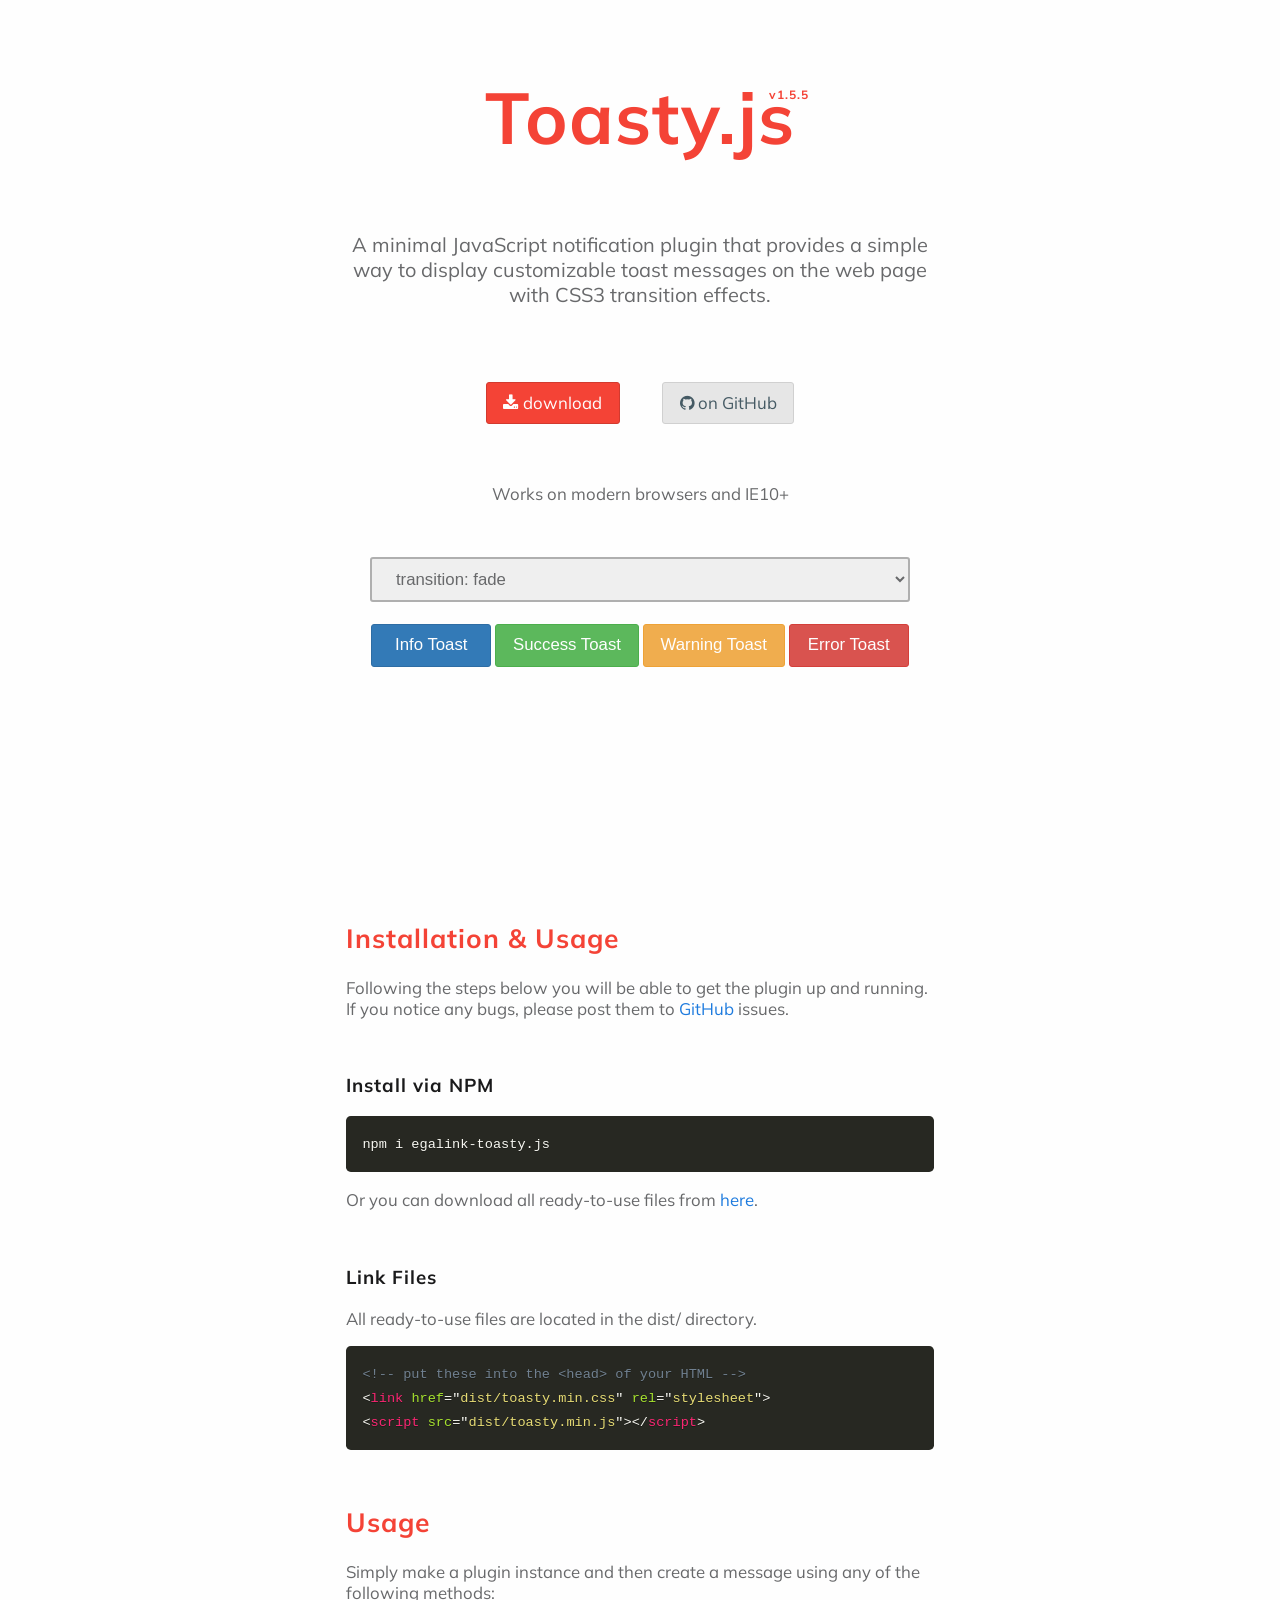
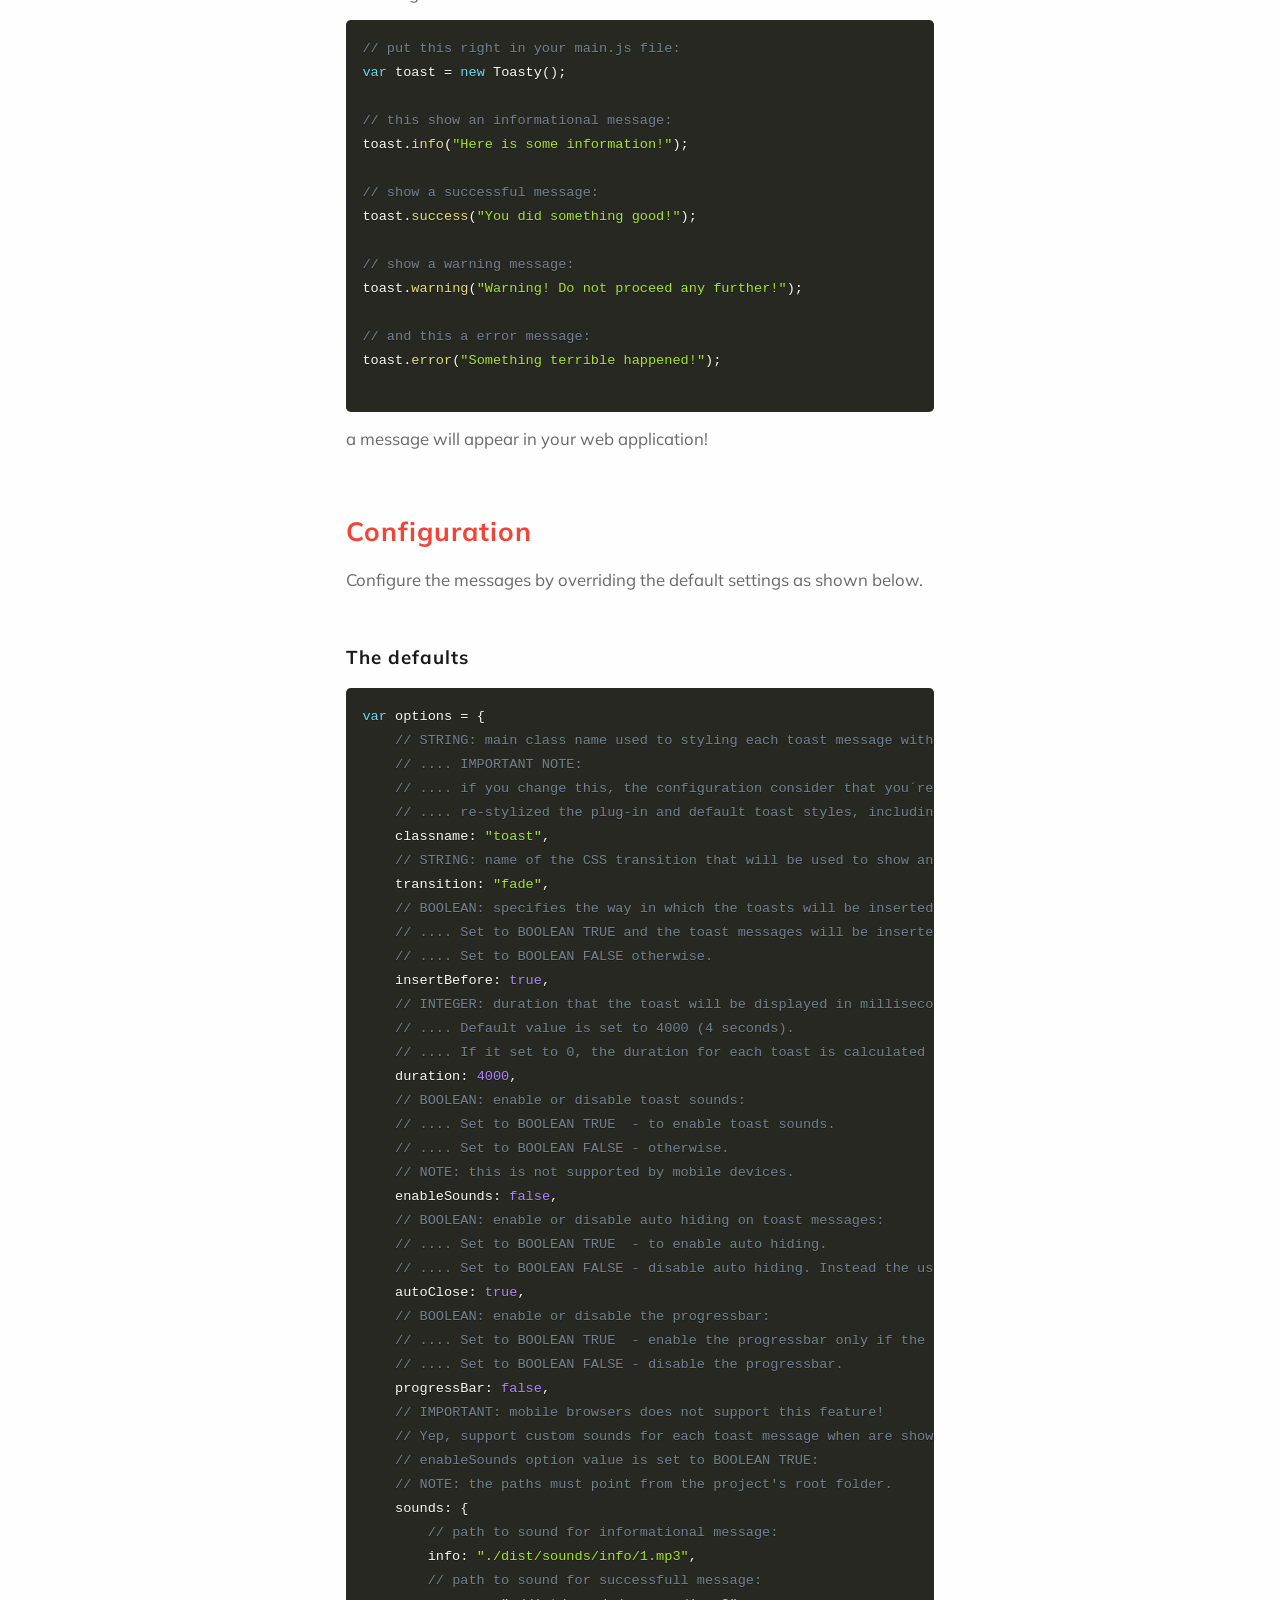
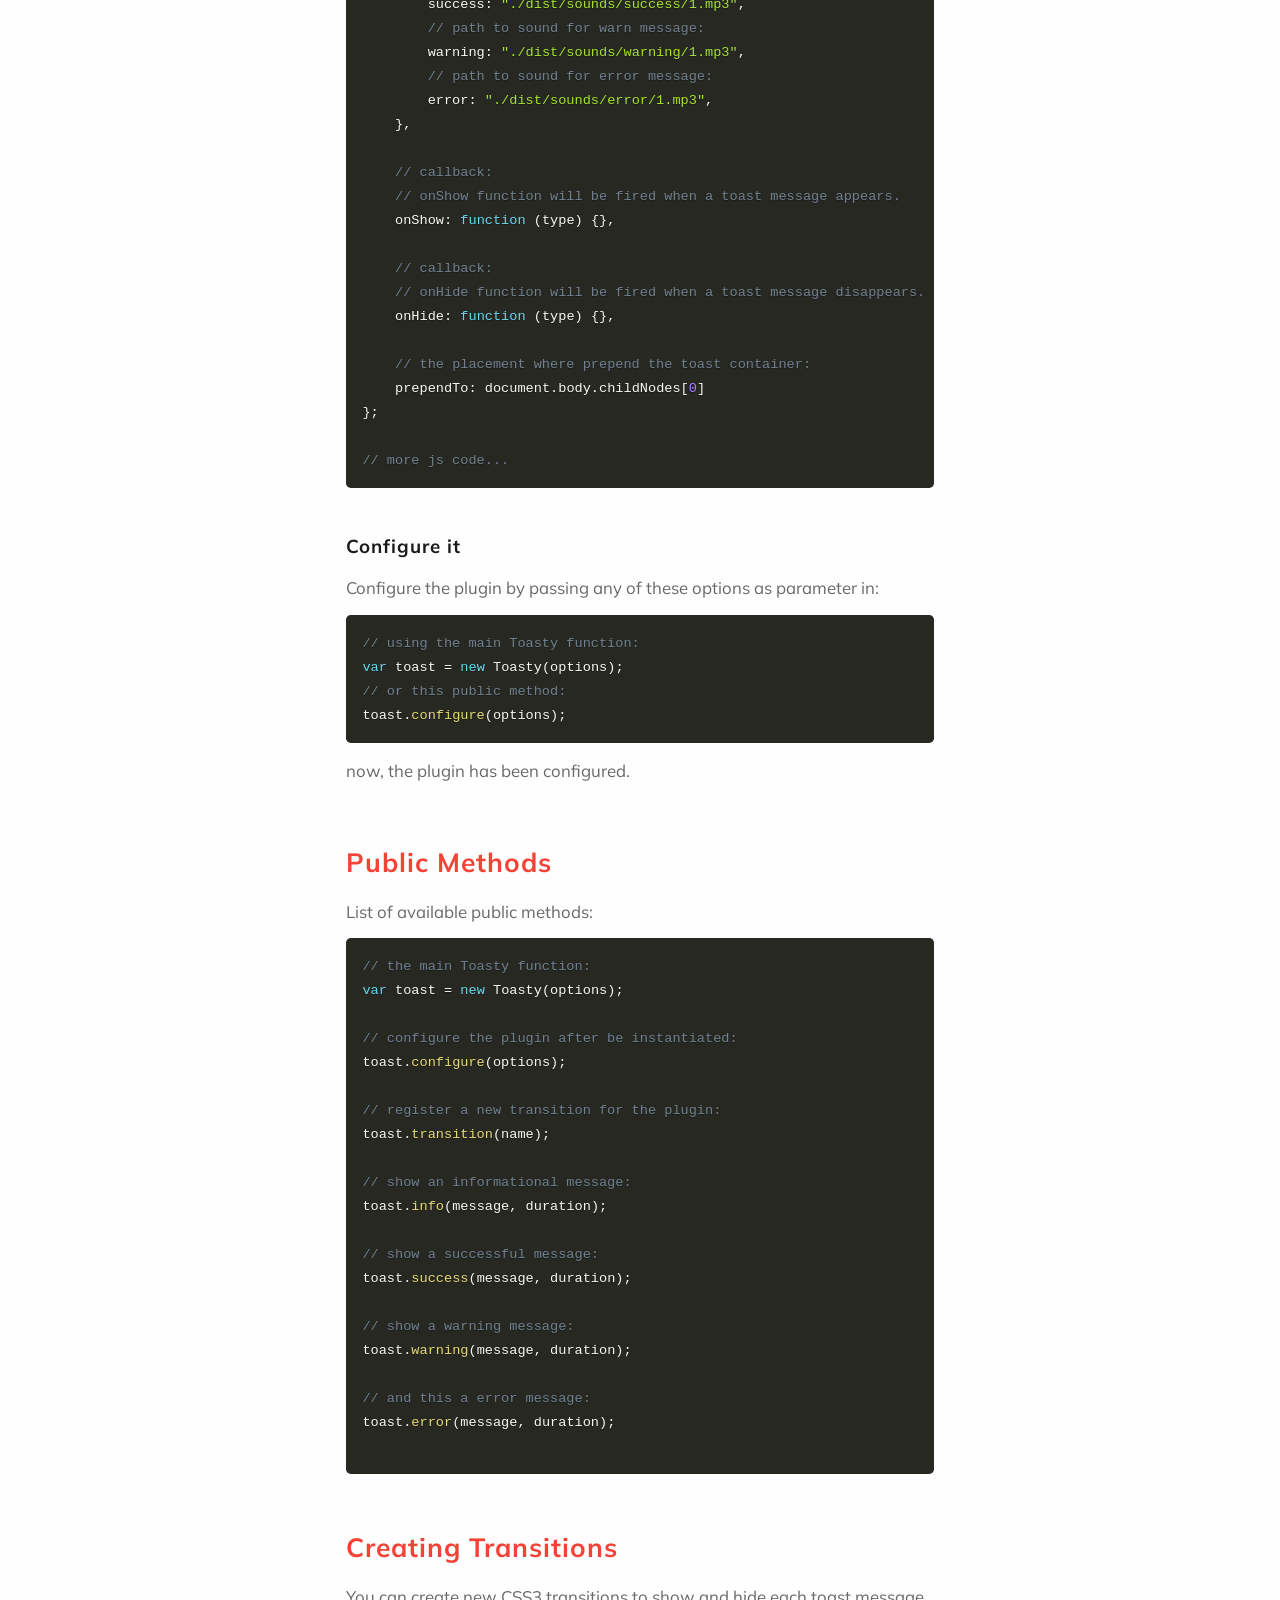
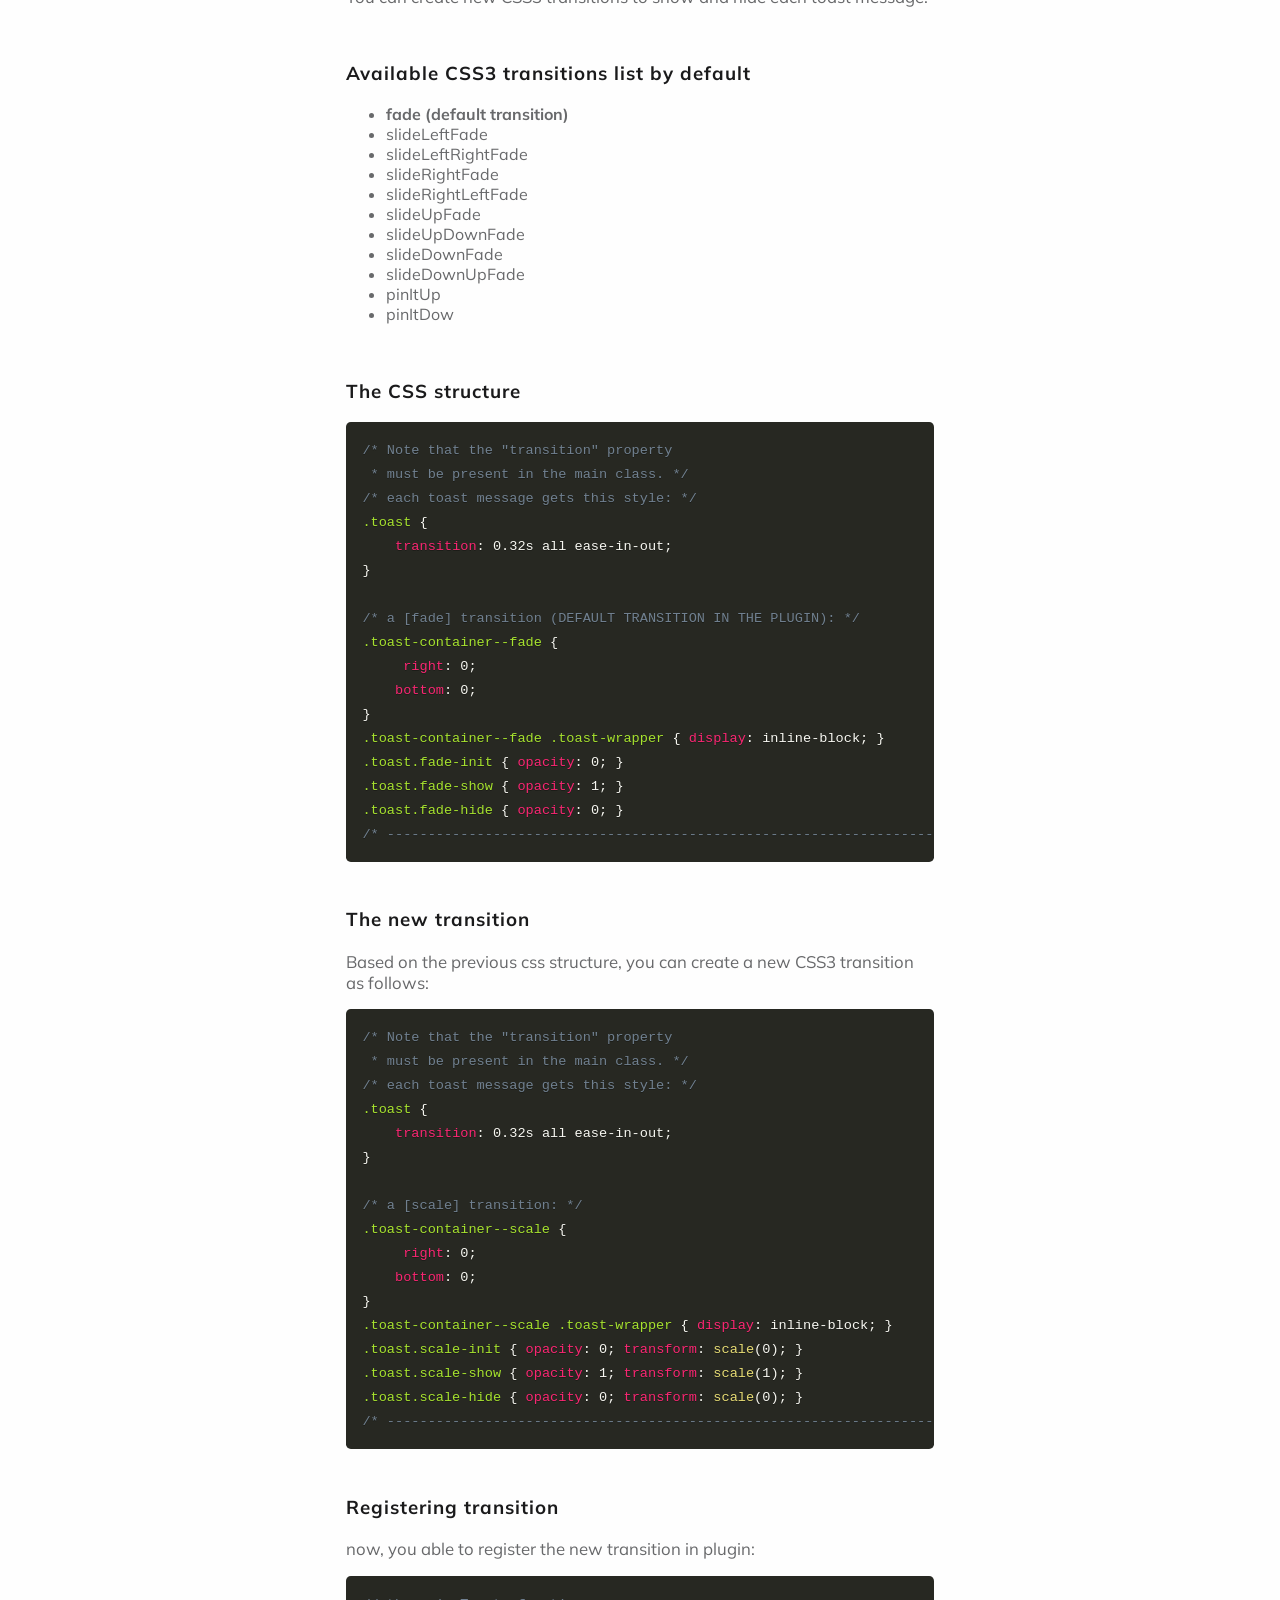
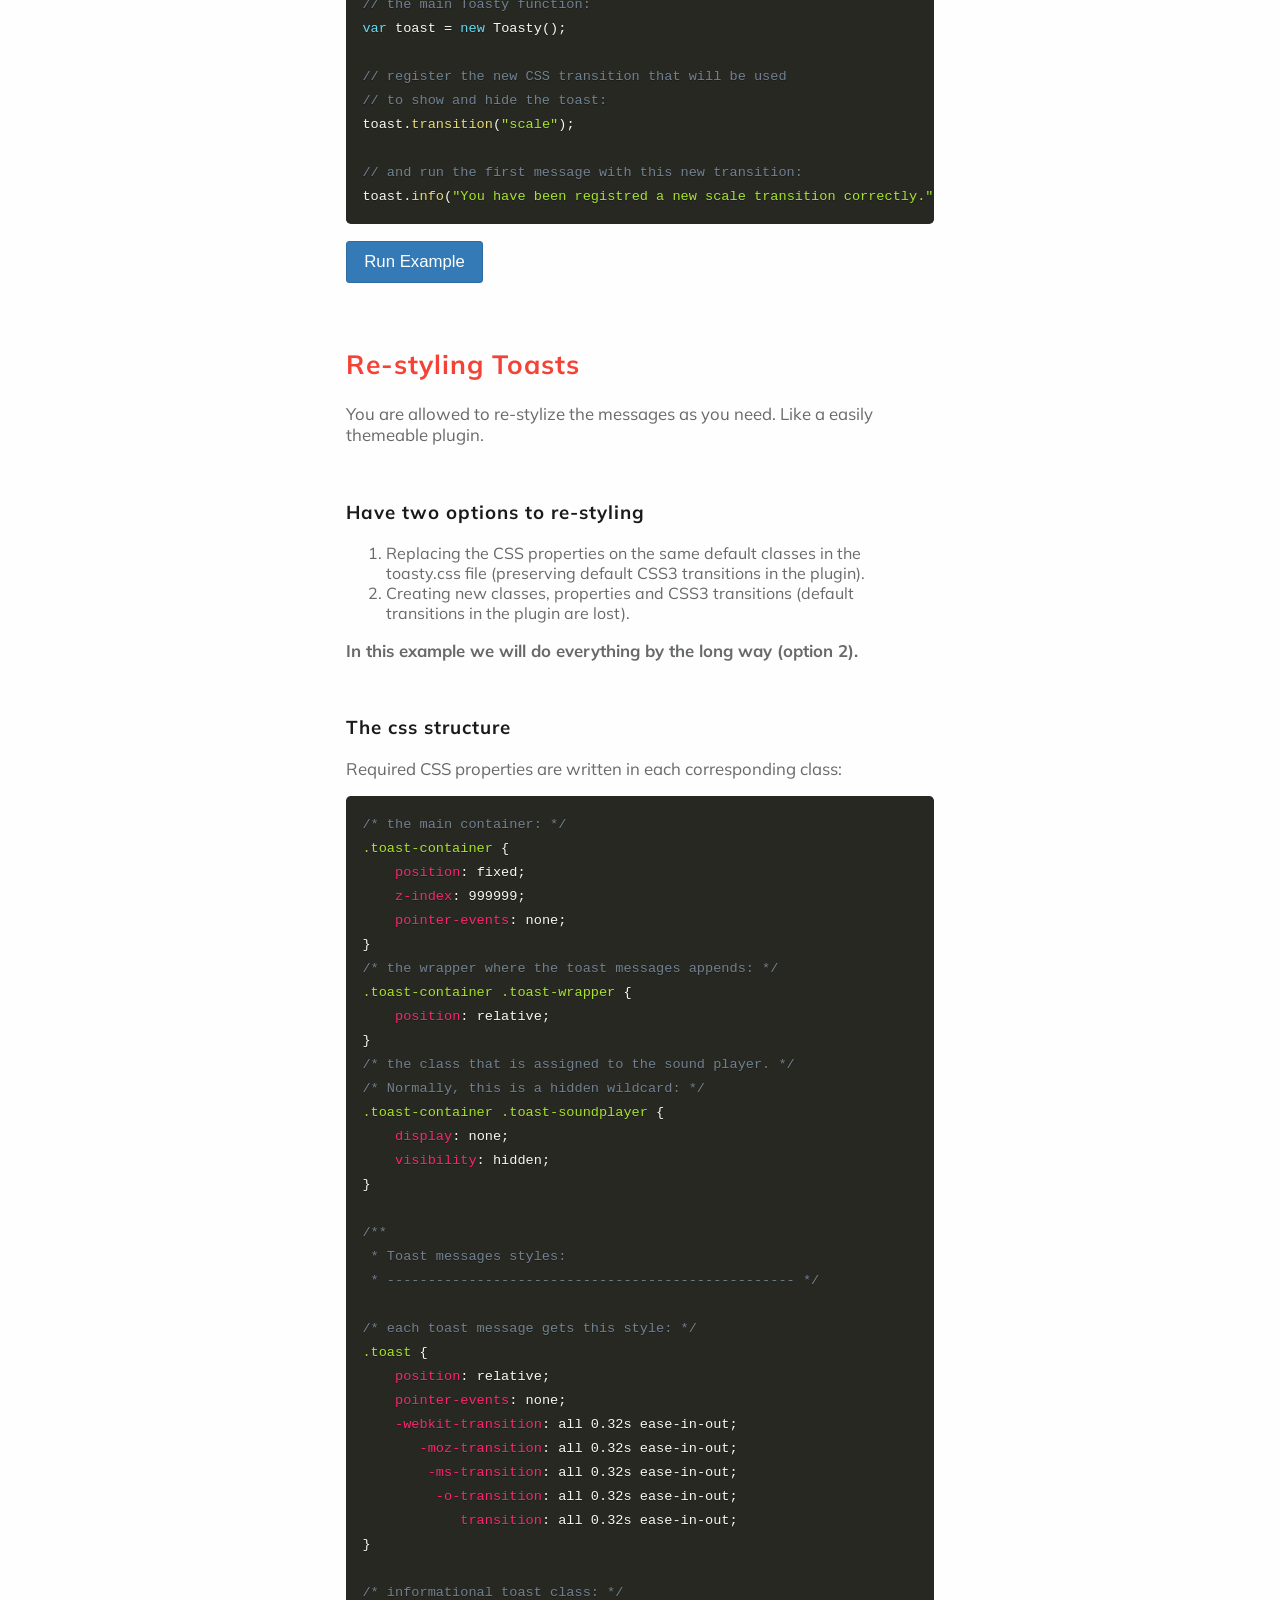
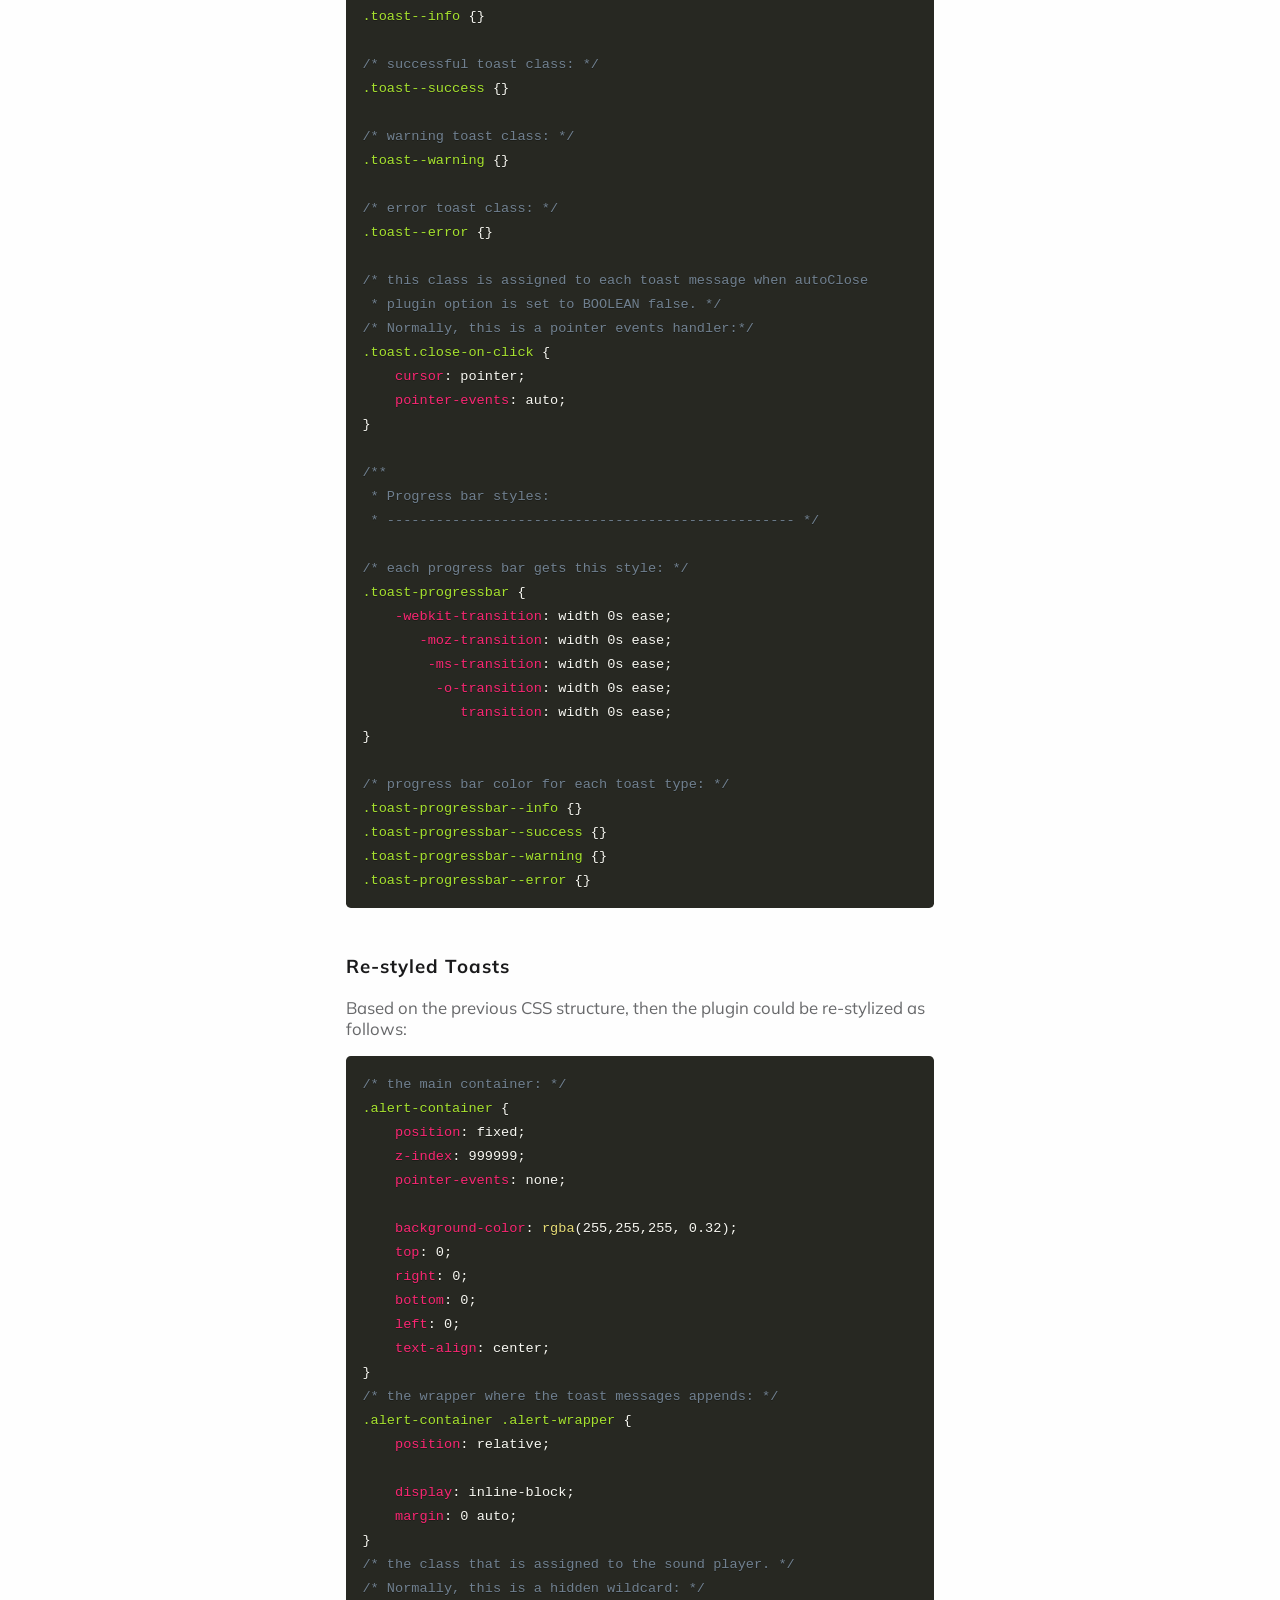
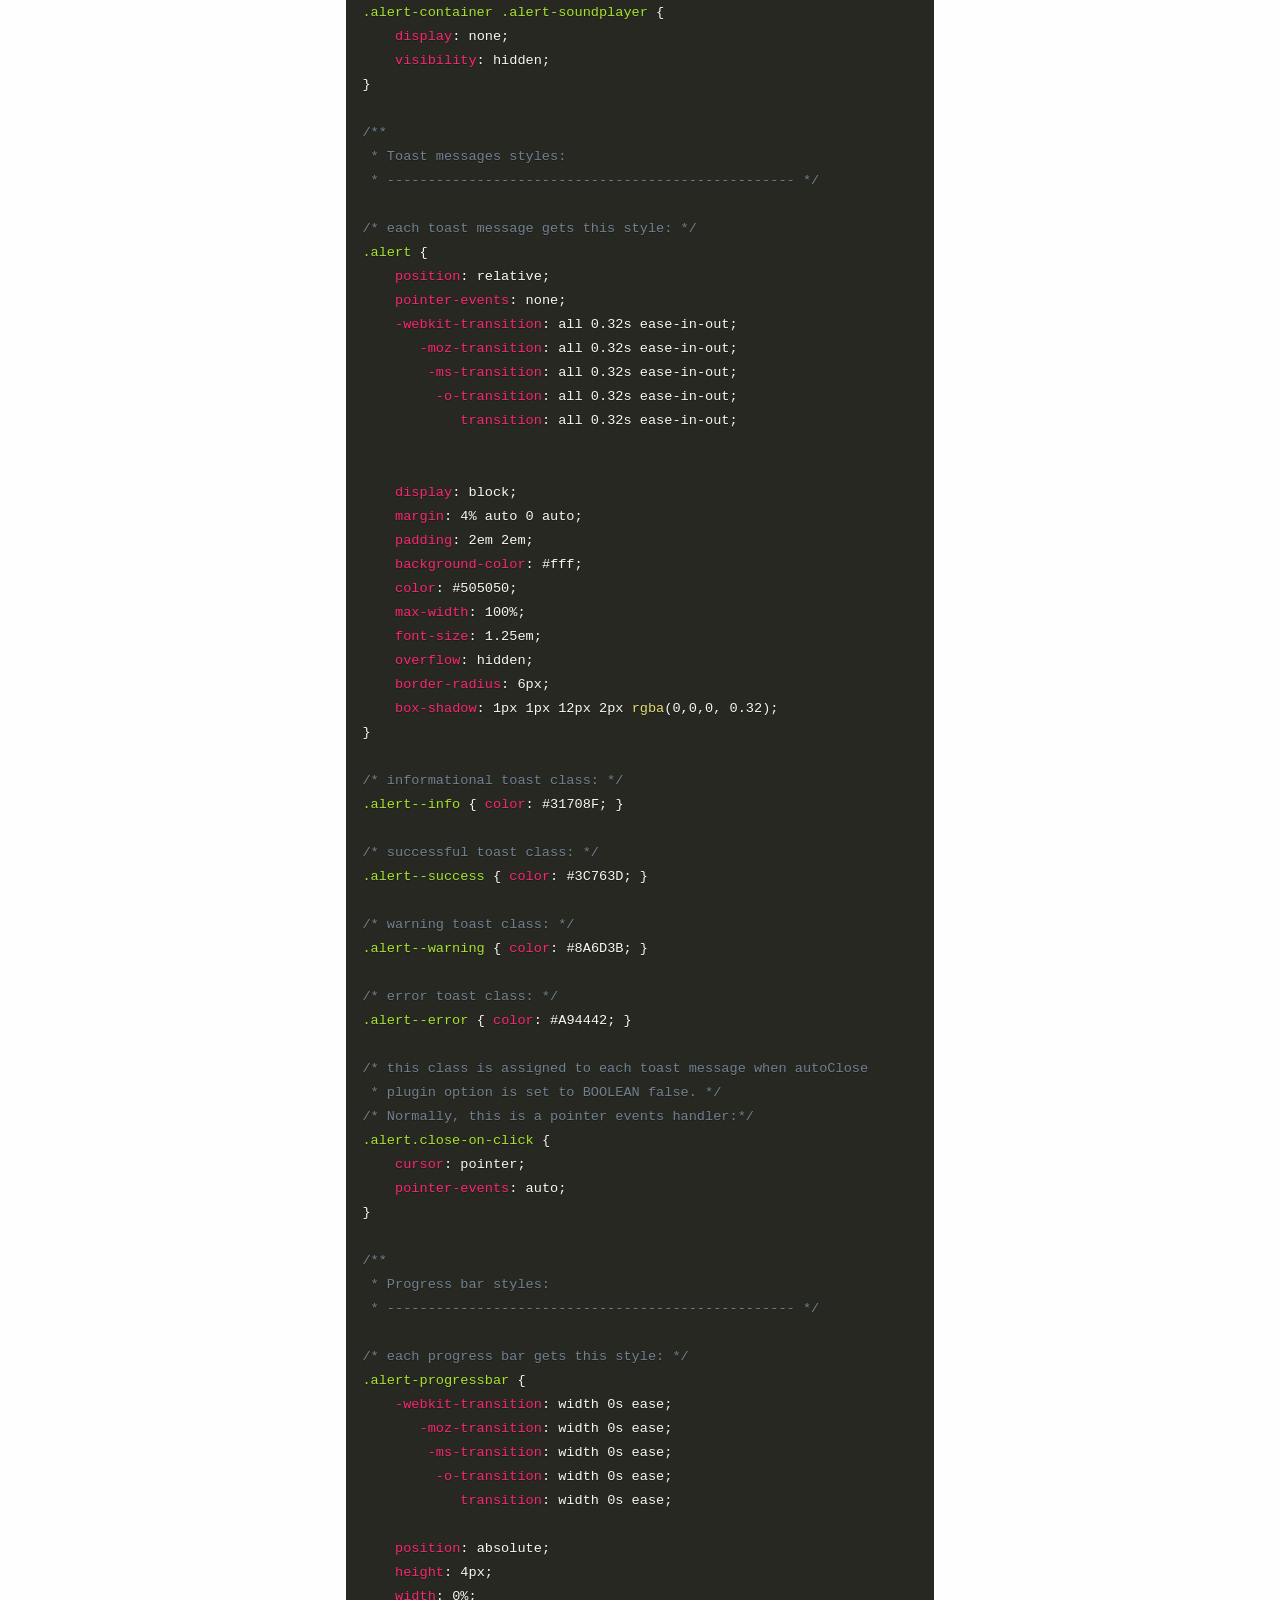
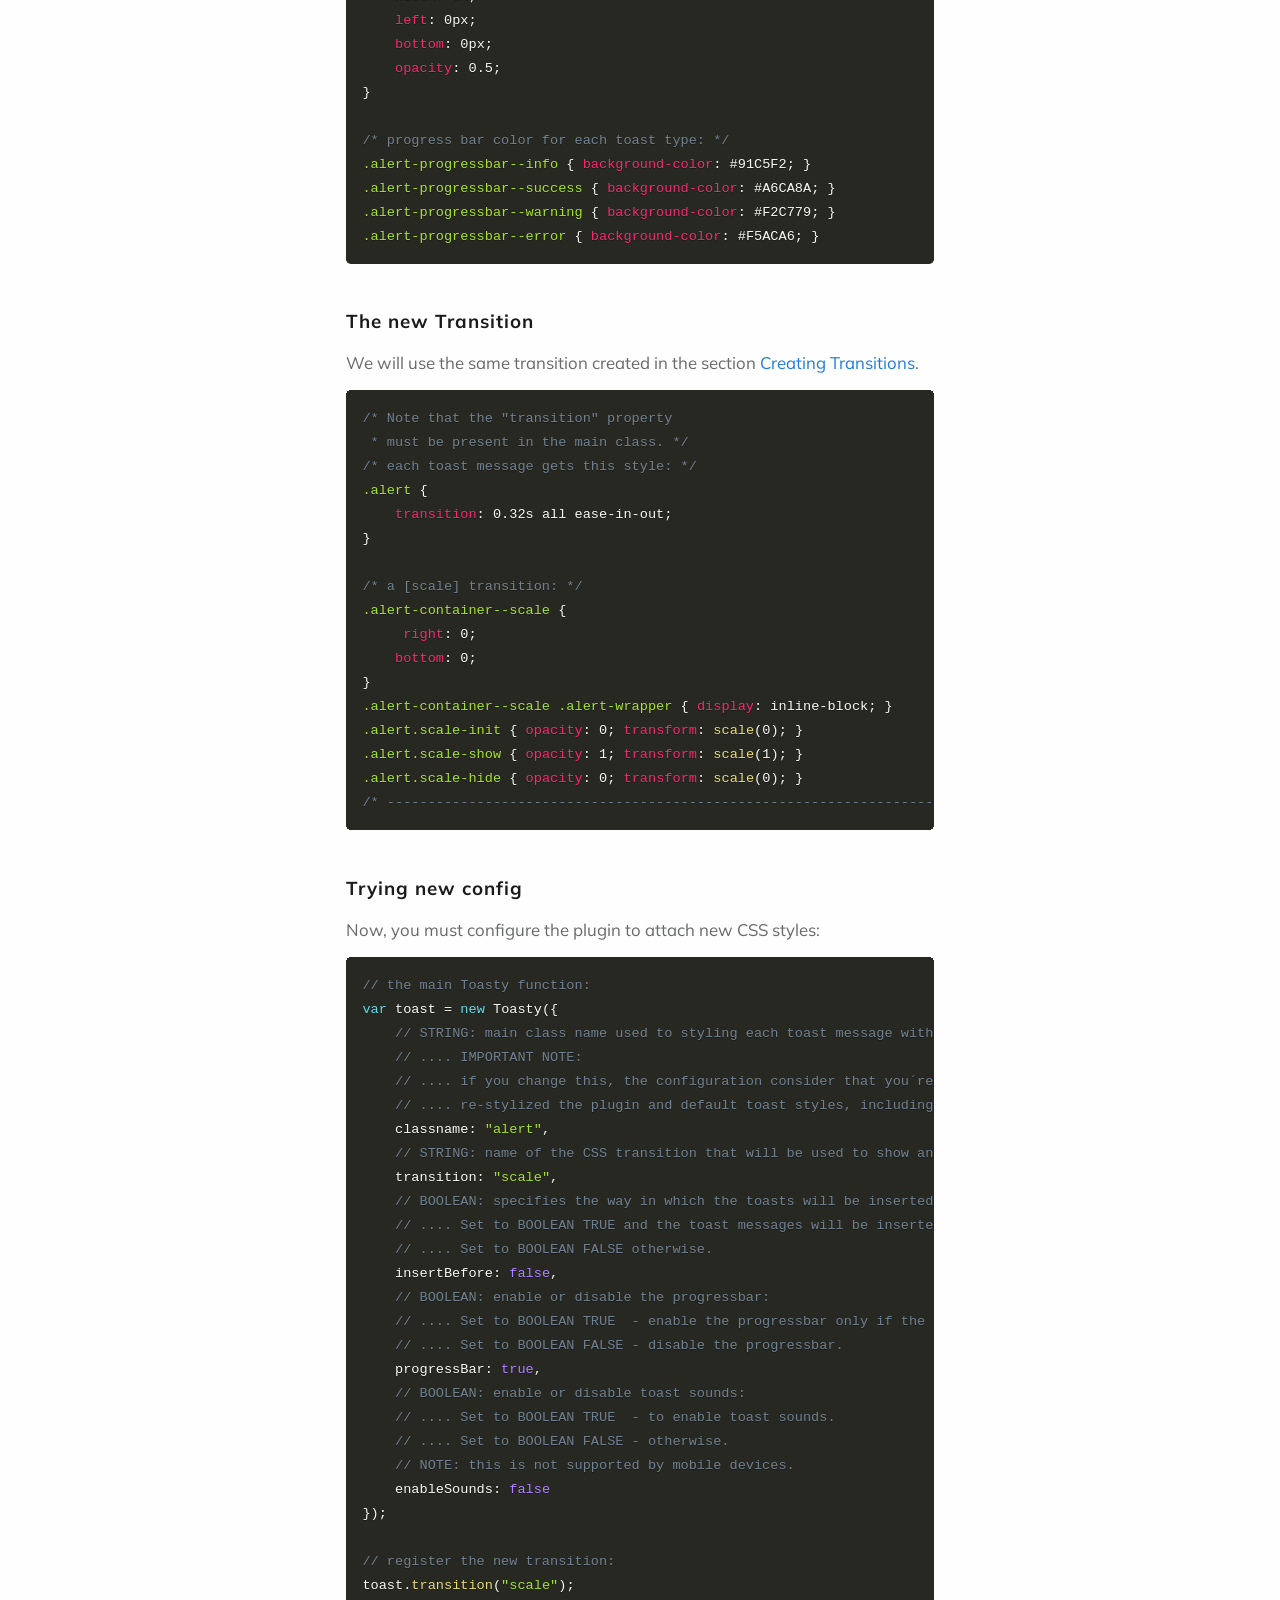
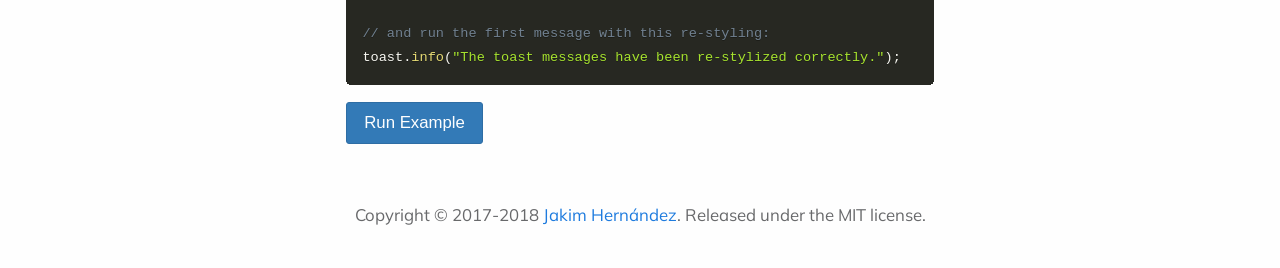
<file: assets/Toasty.js-master/index.html>
<!DOCTYPE html>
<html lang="en" class="no-js">
    <head>
        <meta charset="utf-8"/>
        <meta name="viewport" content="width=device-width, initial-scale=1, maximum-scale=1"/>
        <title>Toasty.js</title>
        <link href="./assets/favicon.ico" rel="shortcut icon"/>
        <link href="./assets/font-awesome-4.7.0/css/font-awesome.min.css" rel="stylesheet"/>
        <link href="./assets/prism/prism.css" rel="stylesheet"/>
        <link href="./assets/style.css" rel="stylesheet"/>
        <link href="./assets/toasty-custom-styles.css" rel="stylesheet"/>
    </head>
    <body>

        <!-- Presentation: -->
        <section id="presentation">
            <div class="content">
                <h1 class="text-center">
                    <b data-version="v1.5.5">Toasty.js</b>
                </h1>
                <p class="main-description text-center">
                    A minimal JavaScript notification plugin that provides a simple way
                    to display customizable toast messages on the web page
                    with CSS3 transition effects.
                </p>
                <p class="text-center">
                    <a id="action-download" class="btn btn--download" href="//github.com/egalink/Toasty.js/archive/master.zip">
                        <span class="fa fa-download"></span> download
                    </a>
                    <span class="separator"></span>
                    <a class="btn btn--default" href="//github.com/egalink/Toasty.js">
                        <span class="fa fa-github"></span> on GitHub
                    </a>
                </p>
                <br/>
                <p class="text-center">Works on modern browsers and IE10+</p>
                <br/>
                <p class="text-center transition-select">
                    <select id="select-transition">
                        <option value="fade" data-insertbefore="true">transition: fade</option>
                        <option value="slideLeftFade" data-insertbefore="true">slideLeftFade</option>
                        <option value="slideLeftRightFade" data-insertbefore="true">slideLeftRightFade</option>
                        <option value="slideRightFade" data-insertbefore="true">slideRightFade</option>
                        <option value="slideRightLeftFade" data-insertbefore="true">slideRightLeftFade</option>
                        <option value="slideUpFade" data-insertbefore="false">slideUpFade</option>
                        <option value="slideUpDownFade" data-insertbefore="false">slideUpDownFade</option>
                        <option value="slideDownFade" data-insertbefore="false">slideDownFade</option>
                        <option value="slideDownUpFade" data-insertbefore="false">slideDownUpFade</option>
                        <option value="pinItUp" data-insertbefore="false">pinItUp</option>
                        <option value="pinItDown" data-insertbefore="false">pinItDown</option>
                    </select>
                </p>
                <p class="buttonlist text-center">
                    <button id="info" class="btn btn--primary btn-example" type="button" title="Here is some information!">Info Toast</button>
                    <button id="success" class="btn btn--success btn-example" type="button" title="You did something good!">Success Toast</button>
                    <button id="warning" class="btn btn--warning btn-example" type="button" title="Warning! Do not proceed any further!">Warning Toast</button>
                    <button id="error" class="btn btn--caution btn-example" type="button" title="Something terrible happened!">Error Toast</button>
                </p>
            </div>
        </section>

        <!-- Installation: -->
        <section id="installation">
            <div class="content">
                <h2 >Installation &amp; Usage</h2>
                <p>
                    Following the steps below you will be able to get the plugin up and running.
                    <br/>
                    If you notice any bugs, please post them to
                    <a href="https://github.com/egalink/Toasty.js/issues" target="_blank">GitHub</a> issues.
                </p>
                <br/>
                <h3>Install via NPM</h3>
                <pre><code class="language-vim">npm i egalink-toasty.js</code></pre>
                <p>Or you can download all  ready-to-use files from <a href="//github.com/egalink/Toasty.js/archive/master.zip">here</a>.</p>
                <br/>
                <h3>Link Files</h3>
                <p>All ready-to-use files are located in the dist/ directory.</p>

<pre><code class="language-markup">&lt;!-- put these into the &lt;head&gt; of your HTML --&gt;
&lt;link href="dist/toasty.min.css" rel="stylesheet"&gt;
&lt;script src="dist/toasty.min.js"&gt;&lt;/script&gt;</code></pre>

                <!--<p>toasty.js can also be installed via Bower or <a href="">npm</a>.</p>-->
            </div>
        </section>

        <section id="usage">
            <div class="content">
                <h2>Usage</h2>
                <p>
                    Simply make a plugin instance and then create a message
                    using any of the following methods:
                </p>

<pre><code class="language-js">// put this right in your main.js file:
var toast = new Toasty();

// this show an informational message:
toast.info("Here is some information!");

// show a successful message:
toast.success("You did something good!");

// show a warning message:
toast.warning("Warning! Do not proceed any further!");

// and this a error message:
toast.error("Something terrible happened!");

</code></pre>

                <p>a message will appear in your web application!</p>
            </div>
        </section>


        <section id="configuration">
            <div class="content">
                <h2>Configuration</h2>
                <p>Configure the messages by overriding the default settings as shown below.</p>
                <br/>
                <h3>The defaults</h3>

<pre><code class="language-js">var options = {
    // STRING: main class name used to styling each toast message with CSS:
    // .... IMPORTANT NOTE:
    // .... if you change this, the configuration consider that you´re
    // .... re-stylized the plug-in and default toast styles, including CSS3 transitions are lost.
    classname: "toast",
    // STRING: name of the CSS transition that will be used to show and hide all toast by default:
    transition: "fade",
    // BOOLEAN: specifies the way in which the toasts will be inserted in the HTML code:
    // .... Set to BOOLEAN TRUE and the toast messages will be inserted before those already generated toasts.
    // .... Set to BOOLEAN FALSE otherwise.
    insertBefore: true,
    // INTEGER: duration that the toast will be displayed in milliseconds:
    // .... Default value is set to 4000 (4 seconds).
    // .... If it set to 0, the duration for each toast is calculated by text-message length.
    duration: 4000,
    // BOOLEAN: enable or disable toast sounds:
    // .... Set to BOOLEAN TRUE  - to enable toast sounds.
    // .... Set to BOOLEAN FALSE - otherwise.
    // NOTE: this is not supported by mobile devices.
    enableSounds: false,
    // BOOLEAN: enable or disable auto hiding on toast messages:
    // .... Set to BOOLEAN TRUE  - to enable auto hiding.
    // .... Set to BOOLEAN FALSE - disable auto hiding. Instead the user must click on toast message to close it.
    autoClose: true,
    // BOOLEAN: enable or disable the progressbar:
    // .... Set to BOOLEAN TRUE  - enable the progressbar only if the autoClose option value is set to BOOLEAN TRUE.
    // .... Set to BOOLEAN FALSE - disable the progressbar.
    progressBar: false,
    // IMPORTANT: mobile browsers does not support this feature!
    // Yep, support custom sounds for each toast message when are shown if the
    // enableSounds option value is set to BOOLEAN TRUE:
    // NOTE: the paths must point from the project's root folder.
    sounds: {
        // path to sound for informational message:
        info: "./dist/sounds/info/1.mp3",
        // path to sound for successfull message:
        success: "./dist/sounds/success/1.mp3",
        // path to sound for warn message:
        warning: "./dist/sounds/warning/1.mp3",
        // path to sound for error message:
        error: "./dist/sounds/error/1.mp3",
    },

    // callback:
    // onShow function will be fired when a toast message appears.
    onShow: function (type) {},

    // callback:
    // onHide function will be fired when a toast message disappears.
    onHide: function (type) {},

    // the placement where prepend the toast container:
    prependTo: document.body.childNodes[0]
};

// more js code...</code></pre>

                <br/>
                <h3>Configure it</h3>
                <p>Configure the plugin by passing any of these options as parameter in:</p>

<pre><code class="language-js">// using the main Toasty function:
var toast = new Toasty(options);
// or this public method:
toast.configure(options);
</code></pre>

                <p>now, the plugin has been configured.</p>
            </div>
        </section>

        <section id="configuration">
            <div class="content">
                <h2>Public Methods</h2>
                <p>List of available public methods:</p>

<pre><code class="language-js">// the main Toasty function:
var toast = new Toasty(options);

// configure the plugin after be instantiated:
toast.configure(options);

// register a new transition for the plugin:
toast.transition(name);

// show an informational message:
toast.info(message, duration);

// show a successful message:
toast.success(message, duration);

// show a warning message:
toast.warning(message, duration);

// and this a error message:
toast.error(message, duration);

</code></pre>

            </div>
        </section>

        <section id="creating-transitions">
            <div class="content">
                <h2>Creating Transitions</h2>
                <p>You can create new CSS3 transitions to show and hide each toast message.</p>
                <br/>
                <h3>Available CSS3 transitions list by default</h3>
                <p>
                    <ul>
                        <li><b>fade (default transition)</b></li>
                        <li>slideLeftFade</li>
                        <li>slideLeftRightFade</li>
                        <li>slideRightFade</li>
                        <li>slideRightLeftFade</li>
                        <li>slideUpFade</li>
                        <li>slideUpDownFade</li>
                        <li>slideDownFade</li>
                        <li>slideDownUpFade</li>
                        <li>pinItUp</li>
                        <li>pinItDow</li>
                    </ul>
                </p>
                <br/>
                <h3>The CSS structure</h3>

<pre><code class="language-css">/* Note that the "transition" property
 * must be present in the main class. */
/* each toast message gets this style: */
.toast {
    transition: 0.32s all ease-in-out;
}

/* a [fade] transition (DEFAULT TRANSITION IN THE PLUGIN): */
.toast-container--fade {
     right: 0;
    bottom: 0;
}
.toast-container--fade .toast-wrapper { display: inline-block; }
.toast.fade-init { opacity: 0; }
.toast.fade-show { opacity: 1; }
.toast.fade-hide { opacity: 0; }
/* ------------------------------------------------------------------------- */
</code></pre>

                <br/>
                <h3>The new transition</h3>
                <p>Based on the previous css structure, you can create a new CSS3 transition as follows: </p>

<pre><code class="language-css">/* Note that the "transition" property
 * must be present in the main class. */
/* each toast message gets this style: */
.toast {
    transition: 0.32s all ease-in-out;
}

/* a [scale] transition: */
.toast-container--scale {
     right: 0;
    bottom: 0;
}
.toast-container--scale .toast-wrapper { display: inline-block; }
.toast.scale-init { opacity: 0; transform: scale(0); }
.toast.scale-show { opacity: 1; transform: scale(1); }
.toast.scale-hide { opacity: 0; transform: scale(0); }
/* ------------------------------------------------------------------------- */
</code></pre>

                <br/>
                <h3>Registering transition</h3>
                <p>now, you able to register the new transition in plugin:</p>

<pre><code class="language-js">// the main Toasty function:
var toast = new Toasty();

// register the new CSS transition that will be used
// to show and hide the toast:
toast.transition("scale");

// and run the first message with this new transition:
toast.info("You have been registred a new scale transition correctly.");
</code></pre>

                <p>
                    <button id="new-transition-scale" class="btn btn--primary" type="button">Run Example</button>
                </p>

            </div>
        </section>

        <section id="restyling-toasts">
            <div class="content">
                <h2>Re-styling Toasts</h2>
                <p>
                    You are allowed to re-stylize the messages as you need.
                    Like a easily themeable plugin.
                </p>
                <br/>
                <h3>Have two options to re-styling</h3>
                <p>
                    <ol>
                        <li>
                            Replacing the CSS properties on the same default classes in the toasty.css file
                            (preserving default CSS3 transitions in the plugin).
                        </li>
                        <li>
                            Creating new classes, properties and CSS3 transitions
                            (default transitions in the plugin are lost).
                        </li>
                    </ol>
                </p>
                <p>
                    <b>In this example we will do everything by the long way (option 2).</b>
                </p>
                <br/>
                <h3>The css structure</h3>
                <p>Required CSS properties are written in each corresponding class:</p>

<pre><code class="language-css">/* the main container: */
.toast-container {
    position: fixed;
    z-index: 999999;
    pointer-events: none;
}
/* the wrapper where the toast messages appends: */
.toast-container .toast-wrapper {
    position: relative;
}
/* the class that is assigned to the sound player. */
/* Normally, this is a hidden wildcard: */
.toast-container .toast-soundplayer {
    display: none;
    visibility: hidden;
}

/**
 * Toast messages styles:
 * -------------------------------------------------- */

/* each toast message gets this style: */
.toast {
    position: relative;
    pointer-events: none;
    -webkit-transition: all 0.32s ease-in-out;
       -moz-transition: all 0.32s ease-in-out;
        -ms-transition: all 0.32s ease-in-out;
         -o-transition: all 0.32s ease-in-out;
            transition: all 0.32s ease-in-out;
}

/* informational toast class: */
.toast--info {}

/* successful toast class: */
.toast--success {}

/* warning toast class: */
.toast--warning {}

/* error toast class: */
.toast--error {}

/* this class is assigned to each toast message when autoClose
 * plugin option is set to BOOLEAN false. */
/* Normally, this is a pointer events handler:*/
.toast.close-on-click {
    cursor: pointer;
    pointer-events: auto;
}

/**
 * Progress bar styles:
 * -------------------------------------------------- */

/* each progress bar gets this style: */
.toast-progressbar {
    -webkit-transition: width 0s ease;
       -moz-transition: width 0s ease;
        -ms-transition: width 0s ease;
         -o-transition: width 0s ease;
            transition: width 0s ease;
}

/* progress bar color for each toast type: */
.toast-progressbar--info {}
.toast-progressbar--success {}
.toast-progressbar--warning {}
.toast-progressbar--error {}
</code></pre>

                <br/>
                <h3>Re-styled Toasts</h3>
                <p>
                    Based on the previous CSS structure, then the plugin could
                    be re-stylized as follows:
                </p>

<pre><code class="language-css">/* the main container: */
.alert-container {
    position: fixed;
    z-index: 999999;
    pointer-events: none;

    background-color: rgba(255,255,255, 0.32);
    top: 0;
    right: 0;
    bottom: 0;
    left: 0;
    text-align: center;
}
/* the wrapper where the toast messages appends: */
.alert-container .alert-wrapper {
    position: relative;

    display: inline-block;
    margin: 0 auto;
}
/* the class that is assigned to the sound player. */
/* Normally, this is a hidden wildcard: */
.alert-container .alert-soundplayer {
    display: none;
    visibility: hidden;
}

/**
 * Toast messages styles:
 * -------------------------------------------------- */

/* each toast message gets this style: */
.alert {
    position: relative;
    pointer-events: none;
    -webkit-transition: all 0.32s ease-in-out;
       -moz-transition: all 0.32s ease-in-out;
        -ms-transition: all 0.32s ease-in-out;
         -o-transition: all 0.32s ease-in-out;
            transition: all 0.32s ease-in-out;


    display: block;
    margin: 4% auto 0 auto;
    padding: 2em 2em;
    background-color: #fff;
    color: #505050;
    max-width: 100%;
    font-size: 1.25em;
    overflow: hidden;
    border-radius: 6px;
    box-shadow: 1px 1px 12px 2px rgba(0,0,0, 0.32);
}

/* informational toast class: */
.alert--info { color: #31708F; }

/* successful toast class: */
.alert--success { color: #3C763D; }

/* warning toast class: */
.alert--warning { color: #8A6D3B; }

/* error toast class: */
.alert--error { color: #A94442; }

/* this class is assigned to each toast message when autoClose
 * plugin option is set to BOOLEAN false. */
/* Normally, this is a pointer events handler:*/
.alert.close-on-click {
    cursor: pointer;
    pointer-events: auto;
}

/**
 * Progress bar styles:
 * -------------------------------------------------- */

/* each progress bar gets this style: */
.alert-progressbar {
    -webkit-transition: width 0s ease;
       -moz-transition: width 0s ease;
        -ms-transition: width 0s ease;
         -o-transition: width 0s ease;
            transition: width 0s ease;

    position: absolute;
    height: 4px;
    width: 0%;
    left: 0px;
    bottom: 0px;
    opacity: 0.5;
}

/* progress bar color for each toast type: */
.alert-progressbar--info { background-color: #91C5F2; }
.alert-progressbar--success { background-color: #A6CA8A; }
.alert-progressbar--warning { background-color: #F2C779; }
.alert-progressbar--error { background-color: #F5ACA6; }
</code></pre>

                <br/>
                <h3>The new Transition</h3>
                <p>We will use the same transition created in the section <a href="#creating-transitions">Creating Transitions</a>.</p>

<pre><code class="language-css">/* Note that the "transition" property
 * must be present in the main class. */
/* each toast message gets this style: */
.alert {
    transition: 0.32s all ease-in-out;
}

/* a [scale] transition: */
.alert-container--scale {
     right: 0;
    bottom: 0;
}
.alert-container--scale .alert-wrapper { display: inline-block; }
.alert.scale-init { opacity: 0; transform: scale(0); }
.alert.scale-show { opacity: 1; transform: scale(1); }
.alert.scale-hide { opacity: 0; transform: scale(0); }
/* ------------------------------------------------------------------------- */
</code></pre>

                <br/>
                <h3>Trying new config</h3>
                <p>Now, you must configure the plugin to attach new CSS styles:</p>

<pre><code class="language-js">// the main Toasty function:
var toast = new Toasty({
    // STRING: main class name used to styling each toast message with CSS:
    // .... IMPORTANT NOTE:
    // .... if you change this, the configuration consider that you´re
    // .... re-stylized the plugin and default toast styles, including css3 transitions are lost.
    classname: "alert",
    // STRING: name of the CSS transition that will be used to show and hide all toast by default:
    transition: "scale",
    // BOOLEAN: specifies the way in which the toasts will be inserted in the html code:
    // .... Set to BOOLEAN TRUE and the toast messages will be inserted before those already generated toasts.
    // .... Set to BOOLEAN FALSE otherwise.
    insertBefore: false,
    // BOOLEAN: enable or disable the progressbar:
    // .... Set to BOOLEAN TRUE  - enable the progressbar only if the autoClose option value is set to BOOLEAN TRUE.
    // .... Set to BOOLEAN FALSE - disable the progressbar.
    progressBar: true,
    // BOOLEAN: enable or disable toast sounds:
    // .... Set to BOOLEAN TRUE  - to enable toast sounds.
    // .... Set to BOOLEAN FALSE - otherwise.
    // NOTE: this is not supported by mobile devices.
    enableSounds: false
});

// register the new transition:
toast.transition("scale");

// and run the first message with this re-styling:
toast.info("The toast messages have been re-stylized correctly.");
</code></pre>

                <p>
                    <button id="alerts-re-stylized" class="btn btn--primary" type="button">Run Example</button>
                </p>

            </div>
        </section>

        <footer>
            <div class="content">
                <p class="text-center">Copyright &copy; 2017-2018 <a href="//jakim.me/" target="_blank">Jakim Hernández</a>. Released under the MIT license.</p>
            </div>
        </footer>

        <!-- toasty.js plugin files: -->
        <link href="./dist/toasty.min.css" rel="stylesheet"/>
        <script src="./dist/toasty.min.js" type="text/javascript"></script>

        <!-- assets: -->
        <script src="./assets/prism/prism.js" type="text/javascript"></script>
        <script src="./assets/main.js" type="text/javascript"></script>

    </body>
</html>
</file>
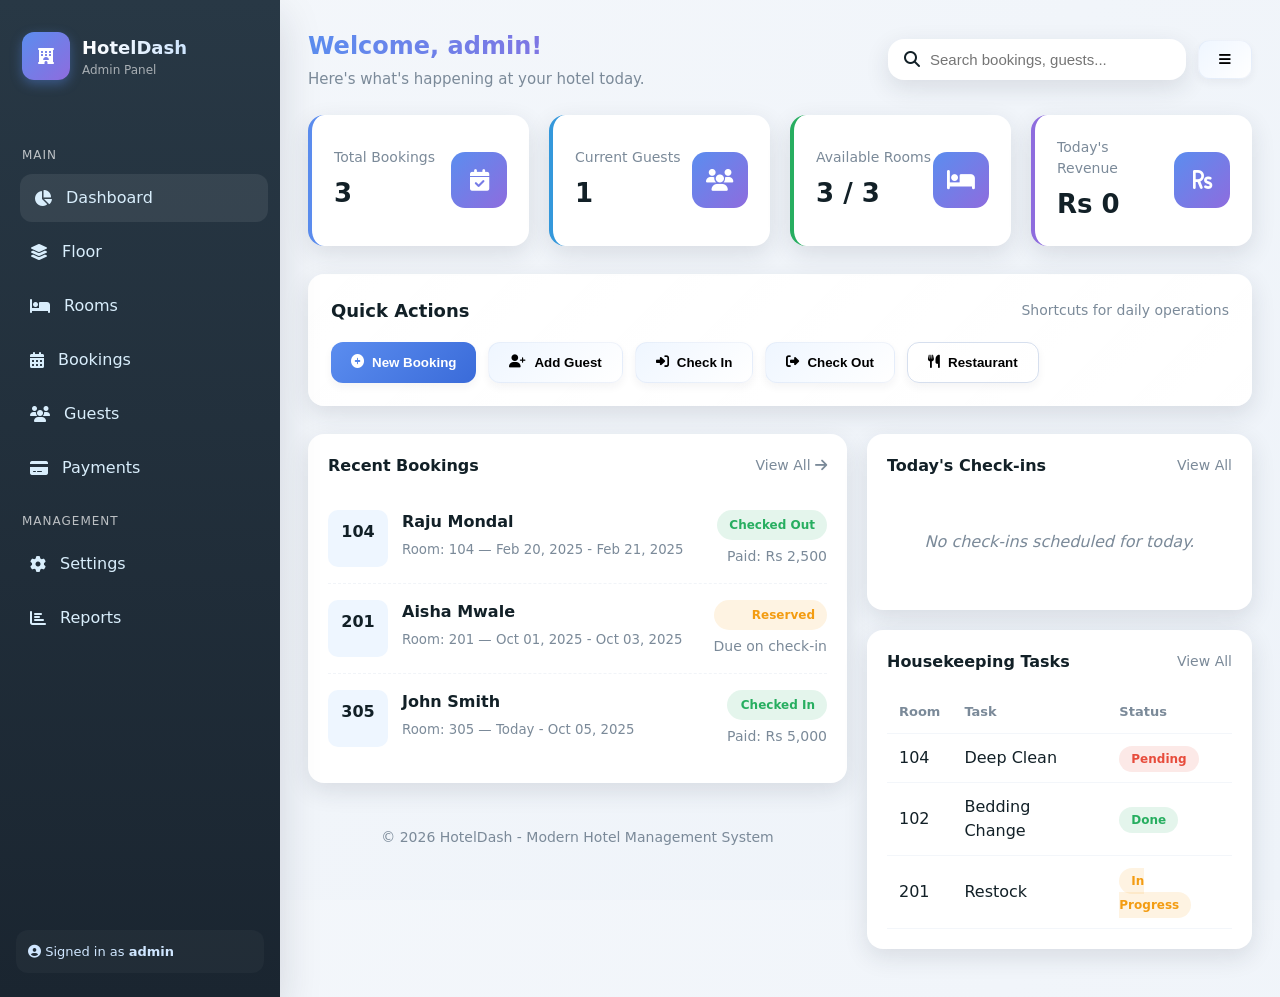
<file: HDashboard.html>
<!doctype html>
<html lang="en">
<head>
  <meta charset="utf-8" />
  <meta name="viewport" content="width=device-width, initial-scale=1" />
  <title>Hotel Management - Dashboard</title>
  <meta name="description" content="Modern responsive hotel management dashboard with sidebar, cards, bookings and key actions" />
  <link rel="stylesheet" href="https://cdnjs.cloudflare.com/ajax/libs/font-awesome/6.4.0/css/all.min.css">
  <style>
    /* Reset & base */
    :root {
      --primary: #5b8def;
      --primary-dark: #3a6bd9;
      --secondary: #8e6cde;
      --success: #27ae60;
      --warning: #f39c12;
      --danger: #e74c3c;
      --info: #3498db;
      
      --bg: linear-gradient(135deg, #f4f7fb 0%, #eef3f9 100%);
      --sidebar: linear-gradient(180deg, #283845 0%, #1a2530 100%);
      --card: #ffffff;
      --muted: #7b8a99;
      --text: #122027;
      --light-text: #cfe6ff;
      
      --radius: 16px;
      --radius-sm: 12px;
      --shadow: 0 8px 24px rgba(30,41,59,0.12);
      --shadow-lg: 0 16px 40px rgba(20,30,50,0.15);
      --glass: rgba(255,255,255,0.7);
      --transition: all 0.3s ease;
      
      font-family: 'Inter', ui-sans-serif, system-ui, -apple-system, "Segoe UI", Roboto, "Helvetica Neue", Arial;
    }
    
    * {
      box-sizing: border-box;
      margin: 0;
      padding: 0;
    }
    
    html, body {
      height: 100%;
      background: var(--bg);
      color: var(--text);
      line-height: 1.5;
    }
    
    a {
      color: inherit;
      text-decoration: none;
    }
    
    /* Layout */
    .app {
      display: flex;
      min-height: 100vh;
    }
    
    .sidebar {
      width: 280px;
      background: var(--sidebar);
      color: var(--light-text);
      padding: 24px 16px;
      display: flex;
      flex-direction: column;
      gap: 12px;
      box-shadow: var(--shadow-lg);
      z-index: 100;
      transition: var(--transition);
    }
    
    .brand {
      display: flex;
      align-items: center;
      gap: 12px;
      padding: 8px 6px;
      margin-bottom: 10px;
    }
    
    .logo {
      width: 48px;
      height: 48px;
      background: linear-gradient(135deg, var(--primary), var(--secondary));
      border-radius: 12px;
      display: grid;
      place-items: center;
      font-weight: 700;
      color: white;
      box-shadow: 0 4px 12px rgba(91, 141, 239, 0.4);
    }
    
    .brand h1 {
      font-size: 18px;
      margin: 0;
      background: linear-gradient(to right, #ffffff, #cfe6ff);
      -webkit-background-clip: text;
      -webkit-text-fill-color: transparent;
    }
    
    .brand .subtitle {
      font-size: 12px;
      color: rgba(255,255,255,0.6);
    }
    
    .nav {
      margin-top: 16px;
      flex: 1;
    }
    
    .nav a {
      display: flex;
      align-items: center;
      gap: 14px;
      padding: 12px 14px;
      border-radius: var(--radius-sm);
      color: #d9eefc;
      margin-bottom: 6px;
      transition: var(--transition);
    }
    
    .nav a:hover, .nav a.active {
      background: rgba(255,255,255,0.08);
      transform: translateX(4px);
    }
    
    .nav .group {
      font-size: 12px;
      color: var(--glass);
      padding: 10px 6px;
      margin-top: 10px;
      text-transform: uppercase;
      letter-spacing: 1px;
    }
    
    .sidebar-footer {
      font-size: 13px;
      padding: 12px;
      border-radius: var(--radius-sm);
      background: rgba(255,255,255,0.03);
      margin-top: auto;
    }
    
    .main {
      flex: 1;
      padding: 28px;
      overflow-x: hidden;
    }
    
    .topbar {
      display: flex;
      justify-content: space-between;
      align-items: center;
      gap: 16px;
      margin-bottom: 24px;
    }
    
    .greeting h2 {
      margin: 0;
      font-size: 24px;
      font-weight: 700;
      background: linear-gradient(to right, var(--primary), var(--secondary));
      -webkit-background-clip: text;
      -webkit-text-fill-color: transparent;
    }
    
    .greeting p {
      margin: 4px 0 0;
      color: var(--muted);
      font-size: 15px;
    }
    
    .actions {
      display: flex;
      gap: 12px;
      align-items: center;
    }
    
    .search {
      background: var(--card);
      padding: 12px 16px;
      border-radius: var(--radius);
      box-shadow: var(--shadow);
      display: flex;
      gap: 10px;
      align-items: center;
      transition: var(--transition);
    }
    
    .search:focus-within {
      box-shadow: 0 0 0 2px var(--primary);
    }
    
    .search input {
      border: 0;
      outline: none;
      font-size: 15px;
      width: 240px;
      background: transparent;
    }
    
    /* Cards */
    .cards {
      display: grid;
      grid-template-columns: repeat(4, 1fr);
      gap: 20px;
      margin-bottom: 28px;
    }
    
    .card {
      background: var(--card);
      padding: 22px;
      border-radius: var(--radius);
      box-shadow: var(--shadow);
      display: flex;
      justify-content: space-between;
      align-items: center;
      transition: var(--transition);
      border-left: 4px solid transparent;
    }
    
    .card:hover {
      transform: translateY(-5px);
      box-shadow: var(--shadow-lg);
    }
    
    .card:nth-child(1) {
      border-left-color: var(--primary);
    }
    
    .card:nth-child(2) {
      border-left-color: var(--info);
    }
    
    .card:nth-child(3) {
      border-left-color: var(--success);
    }
    
    .card:nth-child(4) {
      border-left-color: var(--secondary);
    }
    
    .card .meta {
      font-size: 14px;
      color: var(--muted);
      margin-bottom: 6px;
    }
    
    .card .value {
      font-weight: 700;
      font-size: 26px;
    }
    
    .card-icon {
      width: 56px;
      height: 56px;
      border-radius: 14px;
      display: grid;
      place-items: center;
      font-size: 22px;
      background: linear-gradient(135deg, var(--primary), var(--secondary));
      color: white;
    }
    
    /* Quick actions */
    .panel {
      margin-bottom: 28px;
      background: linear-gradient(135deg, rgba(255,255,255,0.95), var(--card));
      padding: 22px;
      border-radius: var(--radius);
      box-shadow: var(--shadow);
      border: 1px solid rgba(255,255,255,0.5);
    }
    
    .panel-header {
      display: flex;
      justify-content: space-between;
      align-items: center;
      margin-bottom: 18px;
    }
    
    .panel-title {
      font-weight: 700;
      font-size: 18px;
    }
    
    .quick-actions {
      display: flex;
      gap: 12px;
      flex-wrap: wrap;
    }
    
    .btn {
      padding: 12px 20px;
      border-radius: var(--radius-sm);
      background: linear-gradient(135deg, #eff6ff, #ffffff);
      border: 1px solid rgba(120,150,200,0.1);
      cursor: pointer;
      font-weight: 600;
      display: flex;
      align-items: center;
      gap: 8px;
      transition: var(--transition);
      box-shadow: 0 4px 8px rgba(30,41,59,0.05);
    }
    
    .btn:hover {
      transform: translateY(-2px);
      box-shadow: 0 6px 12px rgba(30,41,59,0.1);
    }
    
    .btn.primary {
      background: linear-gradient(135deg, var(--primary), var(--primary-dark));
      color: white;
      border: none;
    }
    
    .btn.primary:hover {
      background: linear-gradient(135deg, var(--primary-dark), var(--primary));
    }
    
    .btn.ghost {
      background: transparent;
      border: 1px solid rgba(120,150,200,0.3);
    }
    
    .grid-2 {
      display: grid;
      grid-template-columns: 1.4fr 1fr;
      gap: 20px;
    }
    
    /* Recent bookings & checkins */
    .card-list {
      background: var(--card);
      padding: 20px;
      border-radius: var(--radius);
      box-shadow: var(--shadow);
      margin-bottom: 20px;
    }
    
    .card-list-header {
      display: flex;
      justify-content: space-between;
      align-items: center;
      margin-bottom: 16px;
    }
    
    .booking {
      display: flex;
      justify-content: space-between;
      padding: 16px 0;
      border-bottom: 1px dashed #f1f4f8;
      transition: var(--transition);
    }
    
    .booking:hover {
      background: rgba(244, 247, 251, 0.5);
      border-radius: var(--radius-sm);
      padding: 16px;
      margin: 0 -10px;
    }
    
    .booking:last-child {
      border-bottom: 0;
    }
    
    .booking .left {
      display: flex;
      gap: 14px;
    }
    
    .room-badge {
      background: #eef6ff;
      padding: 10px 12px;
      border-radius: 10px;
      font-weight: 700;
      min-width: 60px;
      text-align: center;
    }
    
    .booking small {
      display: block;
      color: var(--muted);
      margin-top: 6px;
    }
    
    /* Today's check-ins */
    .checkins {
      padding: 16px 0;
    }
    
    .checkins .empty {
      color: var(--muted);
      padding: 20px 0;
      text-align: center;
      font-style: italic;
    }
    
    /* Responsive */
    @media (max-width: 1200px) {
      .cards {
        grid-template-columns: repeat(2, 1fr);
      }
    }
    
    @media (max-width: 900px) {
      .grid-2 {
        grid-template-columns: 1fr;
      }
    }
    
    @media (max-width: 768px) {
      .sidebar {
        position: fixed;
        left: -100%;
        top: 0;
        height: 100%;
        z-index: 40;
        width: 280px;
      }
      
      .sidebar.open {
        left: 0;
      }
      
      .main {
        padding: 18px;
      }
      
      .cards {
        grid-template-columns: 1fr;
      }
      
      .quick-actions {
        justify-content: center;
      }
      
      .btn {
        flex: 1;
        min-width: 140px;
        justify-content: center;
      }
      
      .topbar {
        flex-direction: column;
        align-items: flex-start;
      }
      
      .actions {
        width: 100%;
        justify-content: space-between;
      }
      
      .search {
        flex: 1;
      }
    }
    
    @media (max-width: 480px) {
      .btn span {
        display: none;
      }
      
      .btn {
        padding: 12px;
      }
    }
    
    /* small helpers */
    .muted {
      color: var(--muted);
      font-size: 14px;
    }
    
    .pill {
      padding: 6px 12px;
      border-radius: 999px;
      font-weight: 700;
      font-size: 12px;
    }
    
    .stat-green {
      background: rgba(39,174,96,0.12);
      color: var(--success);
    }
    
    .stat-orange {
      background: rgba(243,156,18,0.12);
      color: var(--warning);
    }
    
    .stat-red {
      background: rgba(231,76,60,0.12);
      color: var(--danger);
    }
    
    /* table */
    table {
      width: 100%;
      border-collapse: collapse;
      margin-top: 12px;
    }
    
    th, td {
      padding: 12px;
      text-align: left;
      border-bottom: 1px solid #f3f6fa;
    }
    
    th {
      color: var(--muted);
      font-weight: 600;
      font-size: 13px;
    }
    
    /* tiny footer */
    footer {
      margin-top: 28px;
      color: var(--muted);
      font-size: 14px;
      text-align: center;
      padding: 16px;
    }
    
    /* Overlay for mobile sidebar */
    .overlay {
      position: fixed;
      top: 0;
      left: 0;
      width: 100%;
      height: 100%;
      background: rgba(0,0,0,0.5);
      z-index: 30;
      display: none;
    }
    
    .overlay.active {
      display: block;
    }
  </style>
</head>
<body>
  <div class="app">
    <div class="overlay" id="overlay"></div>
    
    <aside class="sidebar" id="sidebar">
      <div class="brand">
        <div class="logo"><i class="fas fa-hotel"></i></div>
        <div>
          <h1>HotelDash</h1>
          <div class="subtitle">Admin Panel</div>
        </div>
      </div>

      <nav class="nav">
        <div class="group">Main</div>
        <a href="#" class="active"><i class="fas fa-chart-pie"></i> Dashboard</a>
        <a href="#"><i class="fas fa-layer-group"></i> Floor</a>
        <a href="#"><i class="fas fa-bed"></i> Rooms</a>
        <a href="#"><i class="fas fa-calendar-alt"></i> Bookings</a>
        <a href="#"><i class="fas fa-users"></i> Guests</a>
        <a href="#"><i class="fas fa-credit-card"></i> Payments</a>
        <div class="group">Management</div>
        <a href="#"><i class="fas fa-cog"></i> Settings</a>
        <a href="#"><i class="fas fa-chart-bar"></i> Reports</a>
      </nav>

      <div class="sidebar-footer">
        <i class="fas fa-user-circle"></i> Signed in as <strong>admin</strong>
      </div>
    </aside>

    <main class="main">
      <div class="topbar">
        <div class="greeting">
          <h2>Welcome, admin!</h2>
          <p>Here's what's happening at your hotel today.</p>
        </div>
        <div class="actions">
          <div class="search" role="search">
            <i class="fas fa-search"></i>
            <input placeholder="Search bookings, guests..." />
          </div>
          <button class="btn" id="toggleSidebar">
            <i class="fas fa-bars"></i>
          </button>
        </div>
      </div>

      <section class="cards" aria-label="summary cards">
        <div class="card">
          <div>
            <div class="meta">Total Bookings</div>
            <div class="value" id="totalBookings">3</div>
          </div>
          <div class="card-icon">
            <i class="fas fa-calendar-check"></i>
          </div>
        </div>

        <div class="card">
          <div>
            <div class="meta">Current Guests</div>
            <div class="value" id="currentGuests">1</div>
          </div>
          <div class="card-icon">
            <i class="fas fa-users"></i>
          </div>
        </div>

        <div class="card">
          <div>
            <div class="meta">Available Rooms</div>
            <div class="value"><span id="available">3</span> / <span id="totalRooms">3</span></div>
          </div>
          <div class="card-icon">
            <i class="fas fa-bed"></i>
          </div>
        </div>

        <div class="card">
          <div>
            <div class="meta">Today's Revenue</div>
            <div class="value">Rs <span id="revenue">0</span></div>
          </div>
          <div class="card-icon">
            <i class="fas fa-rupee-sign"></i>
          </div>
        </div>
      </section>

      <section class="panel">
        <div class="panel-header">
          <div class="panel-title">Quick Actions</div>
          <div class="muted">Shortcuts for daily operations</div>
        </div>
        <div class="quick-actions">
          <button class="btn primary" onclick="newBooking()">
            <i class="fas fa-plus-circle"></i>
            <span>New Booking</span>
          </button>
          <button class="btn" onclick="addGuest()">
            <i class="fas fa-user-plus"></i>
            <span>Add Guest</span>
          </button>
          <button class="btn" onclick="checkIn()">
            <i class="fas fa-sign-in-alt"></i>
            <span>Check In</span>
          </button>
          <button class="btn" onclick="checkOut()">
            <i class="fas fa-sign-out-alt"></i>
            <span>Check Out</span>
          </button>
          <button class="btn ghost" onclick="restaurantOrder()">
            <i class="fas fa-utensils"></i>
            <span>Restaurant</span>
          </button>
        </div>
      </section>

      <div class="grid-2">
        <div>
          <div class="card-list">
            <div class="card-list-header">
              <strong>Recent Bookings</strong>
              <a href="#" class="muted">View All <i class="fas fa-arrow-right"></i></a>
            </div>

            <div class="booking">
              <div class="left">
                <div class="room-badge">104</div>
                <div>
                  <div style="font-weight:700">Raju Mondal</div>
                  <small>Room: 104 — Feb 20, 2025 - Feb 21, 2025</small>
                </div>
              </div>
              <div style="text-align:right">
                <div class="pill stat-green">Checked Out</div>
                <small class="muted">Paid: Rs 2,500</small>
              </div>
            </div>

            <div class="booking">
              <div class="left">
                <div class="room-badge">201</div>
                <div>
                  <div style="font-weight:700">Aisha Mwale</div>
                  <small>Room: 201 — Oct 01, 2025 - Oct 03, 2025</small>
                </div>
              </div>
              <div style="text-align:right">
                <div class="pill stat-orange">Reserved</div>
                <small class="muted">Due on check-in</small>
              </div>
            </div>

            <div class="booking">
              <div class="left">
                <div class="room-badge">305</div>
                <div>
                  <div style="font-weight:700">John Smith</div>
                  <small>Room: 305 — Today - Oct 05, 2025</small>
                </div>
              </div>
              <div style="text-align:right">
                <div class="pill stat-green">Checked In</div>
                <small class="muted">Paid: Rs 5,000</small>
              </div>
            </div>

          </div>

          <footer>© <span id="year"></span> HotelDash - Modern Hotel Management System</footer>
        </div>

        <aside>
          <div class="card-list">
            <div class="card-list-header">
              <strong>Today's Check-ins</strong>
              <a href="#" class="muted">View All</a>
            </div>
            <div class="checkins">
              <div class="empty">No check-ins scheduled for today.</div>
            </div>
          </div>

          <div class="card-list" style="margin-top:12px">
            <div class="card-list-header">
              <strong>Housekeeping Tasks</strong>
              <a href="#" class="muted">View All</a>
            </div>
            <table>
              <thead><tr><th>Room</th><th>Task</th><th>Status</th></tr></thead>
              <tbody>
                <tr>
                  <td>104</td>
                  <td>Deep Clean</td>
                  <td><span class="pill stat-red">Pending</span></td>
                </tr>
                <tr>
                  <td>102</td>
                  <td>Bedding Change</td>
                  <td><span class="pill stat-green">Done</span></td>
                </tr>
                <tr>
                  <td>201</td>
                  <td>Restock</td>
                  <td><span class="pill stat-orange">In Progress</span></td>
                </tr>
              </tbody>
            </table>
          </div>
        </aside>
      </div>
    </main>
  </div>

  <script>
    // small helper behaviours
    document.getElementById('year').textContent = new Date().getFullYear();
    const sidebar = document.getElementById('sidebar');
    const overlay = document.getElementById('overlay');
    const toggleBtn = document.getElementById('toggleSidebar');
    
    toggleBtn.addEventListener('click', () => {
      sidebar.classList.toggle('open');
      overlay.classList.toggle('active');
    });
    
    overlay.addEventListener('click', () => {
      sidebar.classList.remove('open');
      overlay.classList.remove('active');
    });

    function newBooking(){alert('Open New Booking modal (implement)')}
    function addGuest(){alert('Open Add Guest modal (implement)')}
    function checkIn(){alert('Check in flow (implement)')}
    function checkOut(){alert('Check out flow (implement)')}
    function restaurantOrder(){alert('Restaurant order flow (implement)')}

    // Demo: load counters from a tiny mocked dataset
    const demo = {bookings:3,guests:1,rooms:{available:3,total:3},revenue:0};
    document.getElementById('totalBookings').textContent = demo.bookings;
    document.getElementById('currentGuests').textContent = demo.guests;
    document.getElementById('available').textContent = demo.rooms.available;
    document.getElementById('totalRooms').textContent = demo.rooms.total;
    document.getElementById('revenue').textContent = demo.revenue;

    // Close sidebar when clicking on a link (mobile)
    document.querySelectorAll('.nav a').forEach(link => {
      link.addEventListener('click', () => {
        if(window.innerWidth <= 768) {
          sidebar.classList.remove('open');
          overlay.classList.remove('active');
        }
      });
    });
  </script>
</body>
</html>
</file>
<file: assets/Toasty.js-master/assets/prism/prism.css>
/* http://prismjs.com/download.html?themes=prism-okaidia&languages=markup+css+clike+javascript */
/**
 * okaidia theme for JavaScript, CSS and HTML
 * Loosely based on Monokai textmate theme by http://www.monokai.nl/
 * @author ocodia
 */

code[class*="language-"],
pre[class*="language-"] {
	color: #f8f8f2;
	background: none;
	text-shadow: 0 1px rgba(0, 0, 0, 0.3);
	font-family: Consolas, Monaco, 'Andale Mono', 'Ubuntu Mono', monospace;
	text-align: left;
	white-space: pre;
	word-spacing: normal;
	word-break: normal;
	word-wrap: normal;
	line-height: 1.5;

	-moz-tab-size: 4;
	-o-tab-size: 4;
	tab-size: 4;

	-webkit-hyphens: none;
	-moz-hyphens: none;
	-ms-hyphens: none;
	hyphens: none;
}

/* Code blocks */
pre[class*="language-"] {
	padding: 1em;
	margin: .5em 0;
	overflow: auto;
	border-radius: 0.3em;
}

:not(pre) > code[class*="language-"],
pre[class*="language-"] {
	background: #272822;
}

/* Inline code */
:not(pre) > code[class*="language-"] {
	padding: .1em;
	border-radius: .3em;
	white-space: normal;
}

.token.comment,
.token.prolog,
.token.doctype,
.token.cdata {
	color: slategray;
}

.token.punctuation {
	color: #f8f8f2;
}

.namespace {
	opacity: .7;
}

.token.property,
.token.tag,
.token.constant,
.token.symbol,
.token.deleted {
	color: #f92672;
}

.token.boolean,
.token.number {
	color: #ae81ff;
}

.token.selector,
.token.attr-name,
.token.string,
.token.char,
.token.builtin,
.token.inserted {
	color: #a6e22e;
}

.token.operator,
.token.entity,
.token.url,
.language-css .token.string,
.style .token.string,
.token.variable {
	color: #f8f8f2;
}

.token.atrule,
.token.attr-value,
.token.function {
	color: #e6db74;
}

.token.keyword {
	color: #66d9ef;
}

.token.regex,
.token.important {
	color: #fd971f;
}

.token.important,
.token.bold {
	font-weight: bold;
}
.token.italic {
	font-style: italic;
}

.token.entity {
	cursor: help;
}
</file>
<file: assets/Toasty.js-master/assets/style.css>
@import url('https://fonts.googleapis.com/css?family=Muli');

* {
    box-sizing: border-box;
    outline: none;
    line-height: 1.25em;
}

html,
body {
    margin: 0 auto;
}

html {
    font-family: 'Muli', sans-serif;
    font-size: 100%;
    line-height: 1.5em;
    background-color: #fefefe;
}

pre {
    overflow: auto;
}
pre code {
    font-size: 0.85em;
}

h1, h2, h3, h4, h5, h6 {
    color: #1a1a1b;
    letter-spacing: 1px;
}
h1 {
    font-size: 3.65em;
    color: #f44336;
}
h2 {
    font-size: 1.65em;
    color: #f44336;
}
p {
    font-size: 1.05em;
    color: #68696b;
}

ul, ol {
    color: #68696b;
}

a {
    text-decoration: none;
}
a:link, a {
    color: #1E7BDE;
}
a:visited {
    color: #1E7BDE;
}
a:active {
    color: #DE651E;
}
a:hover {
    text-decoration: underline;
}

select {
    color: inherit;
}

.content {
    max-width: 640px;
    margin: 0 auto;
    padding: 0em 1.65em 1.65em 1.65em;
}


/* PRESENTATION:
 * ------------------------------------------------------------------------- */

#presentation {
    padding: 0;
    position: relative;
}

#presentation .content {
    min-height: 100vh;
}

/* title page: */
#presentation h1 {
    font-size: 4.5em;
    margin: 0 auto;
    padding: 1em 0 0 0;
}
#presentation h1 b {
    display: inline-block;
    position: relative;
}
#presentation h1 b:before {
    content: attr(data-version);
    font-size: 12px;
    position: absolute;
      top: -22px;
    right: -14px;
}
#presentation p.main-description {
    font-size: 1.25em;
    margin: 3.5em auto;
}

#presentation p .btn {
    margin: 5px auto;
    min-width: 120px;
}

#presentation .transition-select select {
    border: 2px solid #AFAFAF;
    font-size: inherit;
    padding: 10px 20px;
    width: 92%;
    border-radius: 3px;
}


/**
 * Separator:
 */
.separator {
    display: inline-block;
    margin: 0 1em;
}


/**
 * Text alignment:
 */
.text-center {
    text-align: center;
}


/* CSS BUTTONS LIBRARY:
 * ------------------------------------------------------------------------- */

.btn {
    border: 1px solid transparent;
    display: inline-block;
    padding: 0.70em 1em;
    font-size: inherit;
    margin-bottom: 0;
    line-height: 1em;
    text-align: center;
    white-space: nowrap;
    vertical-align: middle;
    -ms-touch-action: manipulation;
    touch-action: manipulation;
    -webkit-user-select: none;
    -moz-user-select: none;
    -ms-user-select: none;
    user-select: none;
    transition: all 0.2s ease 0s;
    border-radius: 3px;    
}
.btn:active {
    outline: 0;
    box-shadow: inset 0 3px 5px rgba(0, 0, 0, 0.125);
}

/* saf3+, chrome1+ */
@media screen and (-webkit-min-device-pixel-ratio: 0) {
    .btn {
        padding: 0.65em 1em;
        line-height: 1.1em;
    }
}

.btn,
[role="button"] {
    cursor: pointer;
    text-decoration: none;
}
.btn--primary,
.btn--success,
.btn--warning,
.btn--caution,
.btn--download {
    color: #FEFEFE !important;
    text-decoration: none !important;
}

.btn--default {
    color: #455A64 !important;
    text-decoration: none !important;
}

.btn--primary {
    background-color: #337AB7;
    border-color: #2E6DA4;
}
.btn--primary.hover,
.btn--primary:hover {
    background-color: #286090;
    border-color: #204D74;
}
.btn--primary.focus,
.btn--primary:focus {
    background-color: #286090;
    border-color: #122B40;
}

.btn--success {
    background-color: #5CB85C;
    border-color: #4CAE4C;
}
.btn--success.hover,
.btn--success:hover {
    background-color: #449D44;
    border-color: #398439;
}
.btn--success.focus,
.btn--success:focus {
    background-color: #449D44;
    border-color: #255625;
}

.btn--warning {
    background-color: #F0AD4E;
    border-color: #EEA236;
}
.btn--warning.hover,
.btn--warning:hover {
    background-color: #EC971F;
    border-color: #D58512;
}
.btn--warning.focus,
.btn--warning:focus {
    background-color: #EC971F;
    border-color: #985F0D;
}

.btn--caution {
    background-color: #D9534F;
    border-color: #D43F3A;
}
.btn--caution.hover,
.btn--caution:hover {
    background-color: #C9302C;
    border-color: #AC2925;
}
.btn--caution.focus,
.btn--caution:focus {
    background-color: #C9302C;
    border-color: #761C19;
}

.btn--default {
    color: #312F2F;
    background-color: #E6E6E6;
    border-color: #D0D0D0;
}
.btn--default.hover,
.btn--default:hover {
    color: #312F2F;
    background-color: #E0DCDC;
    border-color: #ADADAD;
}
.btn--default.focus,
.btn--default:focus {
    color: #312F2F;
    background-color: #E0DCDC;
    border-color: #8C8C8C;
}

.btn--download {
    background-color: #F44336;
    border-color: #D23A2F;
}
.btn--download.hover,
.btn--download:hover {
    background-color: #E03C30;
    border-color: #B13027;
}
.btn--download.focus,
.btn--download:focus {
    background-color: #E03C30;
    border-color: #B13027;
}

.btn--link {
    color: #1E7BDE;
}
.btn--link,
.btn--link:active,
.btn--link:focus,
.btn--link:hover {
    border-color: transparent;
    box-shadow: none;
}

.test, .test * {
    outline: 1px solid red;
    outline-offset: -1px;
}
</file>
<file: assets/Toasty.js-master/assets/toasty-custom-styles.css>
/* a [scale] transition: */
.toast-container--scale {
     right: 0;  
    bottom: 0;
}
.toast-container--scale .toast-wrapper { display: inline-block; }
.toast.scale-init {
    opacity: 0;
    -webkit-transform: scale(0);
        -ms-transform: scale(0);   
       -moz-transform: scale(0);
            transform: scale(0);
}
.toast.scale-show {
    opacity: 1;
    -webkit-transform: scale(1);
        -ms-transform: scale(1);   
       -moz-transform: scale(1);
            transform: scale(1);
}
.toast.scale-hide {
    opacity: 0;
    -webkit-transform: scale(0);
        -ms-transform: scale(0);   
       -moz-transform: scale(0);
            transform: scale(0);
}
/* ------------------------------------------------------------------------- */


/**
 * EXAMPLE TO: Re-styled Toasts
 * ------------------------------------------------------------------------- */

/* the main container: */
.alert-container {
    position: fixed;
    z-index: 999999;
    pointer-events: none;

    background-color: rgba(255,255,255, 0.32);
    top: 0;
    right: 0;
    bottom: 0;
    left: 0;
    text-align: center;
}
/* the wrapper where the toast messages appends: */
.alert-container .alert-wrapper {
    position: relative;

    display: inline-block;
    margin: 0 auto;
}
/* the class that is assigned to the sound player. */
/* Normally, this is a hidden wildcard: */
.alert-container .alert-soundplayer {
    display: none;
    visibility: hidden;
}

/**
 * Toast messages styles:
 * -------------------------------------------------- */

/* each toast message gets this style: */
.alert {
    position: relative;
    pointer-events: none;
    -webkit-transition: all 0.48s ease-in-out;
       -moz-transition: all 0.48s ease-in-out;
        -ms-transition: all 0.48s ease-in-out;
         -o-transition: all 0.48s ease-in-out;
            transition: all 0.48s ease-in-out;

    display: block;
    margin: 4% auto 0 auto;
    padding: 2em 2em;
    background-color: #fff;
    color: #505050;
    max-width: 100%;
    font-size: 1.25em;
    overflow: hidden;
    border-radius: 6px;
    box-shadow: 1px 1px 12px 2px rgba(0,0,0, 0.32);
}

/* informational toast class: */
.alert--info { color: #31708F; }

/* successful toast class: */
.alert--success { color: #3C763D; }

/* warning toast class: */
.alert--warning { color: #8A6D3B; }

/* error toast class: */
.alert--error { color: #A94442; }

/* this class is assigned to each toast message when autoClose
 * plugin option is set to BOOLEAN false. */
/* Normally, this is a pointer events handler:*/
.alert.close-on-click {
    cursor: pointer;
    pointer-events: auto;
}

/**
 * Progress bar styles:
 * -------------------------------------------------- */

/* each progress bar gets this style: */
.alert-progressbar {
    -webkit-transition: width 0s ease;
       -moz-transition: width 0s ease;
        -ms-transition: width 0s ease;
         -o-transition: width 0s ease;
            transition: width 0s ease;

    position: absolute;
    height: 4px;
    width: 0%;
    left: 0px;
    bottom: 0px;
    opacity: 0.5;
}

/* progress bar color for each toast type: */
.alert-progressbar--info { background-color: #91C5F2; }
.alert-progressbar--success { background-color: #A6CA8A; }
.alert-progressbar--warning { background-color: #F2C779; }
.alert-progressbar--error { background-color: #F5ACA6; }
/* ------------------------------------------------------------------------- */


/* a [scale] transition: */
.alert-container--scale {
     right: 0;  
    bottom: 0;
}
.alert-container--scale .alert-wrapper { display: inline-block; }
.alert.scale-init {
    opacity: 0;
    -webkit-transform: scale(0);
        -ms-transform: scale(0);   
       -moz-transform: scale(0);
            transform: scale(0);
}
.alert.scale-show {
    opacity: 1;
    -webkit-transform: scale(1);
        -ms-transform: scale(1);   
       -moz-transform: scale(1);
            transform: scale(1);
}
.alert.scale-hide {
    opacity: 0;
    -webkit-transform: scale(0);
        -ms-transform: scale(0);   
       -moz-transform: scale(0);
            transform: scale(0);
}
/* ------------------------------------------------------------------------- */
</file>
<file: assets/Toasty.js-master/dist/toasty.min.css>
/*! Toasty.js - v1.5.0 - 2018-05-04
* https://jakim.me/Toasty.js/
* Copyright (c) 2015-2018 Jakim Hernández; Licensed MIT */.toast-container{position:fixed;z-index:1;pointer-events:none;line-height:normal;transition:all 1s ease-in-out}.toast-container .toast-wrapper{position:relative;padding:.5em}.toast-container .toast-soundplayer{display:none;visibility:hidden}.toast{position:relative;padding:16px;border:1px solid;margin:.5em 0;border-left:6px solid transparent;border-radius:2px;pointer-events:none;transition:all .32s ease-in-out;box-shadow:0 0 9px rgba(0,0,0,.25);transform:translateZ(0)}.toast--info{color:#31708f;background-color:#eaf2fa;border-color:#91c5f2}.toast--success{color:#3c763d;background-color:#e9ffd9;border-color:#a6ca8a}.toast--warning{color:#8a6d3b;background-color:#fff8c4;border-color:#f2c779}.toast--error{color:#a94442;background-color:#ffecec;border-color:#f5aca6}.toast.close-on-click{cursor:pointer;pointer-events:auto}.toast-progressbar{position:absolute;height:4px;width:0;left:0;bottom:0;opacity:.5;transition:width 0s ease}.toast-progressbar--info{background-color:#91c5f2}.toast-progressbar--success{background-color:#a6ca8a}.toast-progressbar--warning{background-color:#f2c779}.toast-progressbar--error{background-color:#f5aca6}.toast-container--fade{right:0;bottom:0}.toast-container--fade .toast-wrapper{display:inline-block}.toast.fade-init{opacity:0}.toast.fade-show{opacity:1}.toast.fade-hide{opacity:0}.toast-container--slideLeftFade{right:0;bottom:0}.toast-container--slideLeftFade .toast-wrapper{display:inline-block}.toast.slideLeftFade-init{right:-100%;opacity:0}.toast.slideLeftFade-show{right:0;opacity:1}.toast.slideLeftFade-hide{right:100%;opacity:0}.toast-container--slideLeftRightFade{right:0;bottom:0}.toast-container--slideLeftRightFade .toast-wrapper{display:inline-block}.toast.slideLeftRightFade-init{right:-100%;opacity:0}.toast.slideLeftRightFade-show{right:0;opacity:1}.toast.slideLeftRightFade-hide{right:-100%;opacity:0}.toast-container--slideRightFade{right:0;bottom:0}.toast-container--slideRightFade .toast-wrapper{display:inline-block}.toast.slideRightFade-init{left:-100%;opacity:0}.toast.slideRightFade-show{left:0;opacity:1}.toast.slideRightFade-hide{left:100%;opacity:0}.toast-container--slideRightLeftFade{right:0;bottom:0}.toast-container--slideRightLeftFade .toast-wrapper{display:inline-block}.toast.slideRightLeftFade-init{left:-100%;opacity:0}.toast.slideRightLeftFade-show{left:0;opacity:1}.toast.slideRightLeftFade-hide{left:-100%;opacity:0}.toast-container--slideUpFade{top:0;right:0;bottom:0}.toast-container--slideUpFade .toast-wrapper{position:relative;width:100%;height:100%}.toast.slideUpFade-init{bottom:-100%;opacity:0}.toast.slideUpFade-show{bottom:0;opacity:1}.toast.slideUpFade-hide{bottom:100%;opacity:0}.toast-container--slideUpDownFade{top:0;right:0;bottom:0}.toast-container--slideUpDownFade .toast-wrapper{position:relative;width:100%;height:100%}.toast.slideUpDownFade-init{bottom:-100%;opacity:0}.toast.slideUpDownFade-show{bottom:0;opacity:1}.toast.slideUpDownFade-hide{bottom:-100%;opacity:0}.toast-container--slideDownFade{top:0;right:0;bottom:0}.toast-container--slideDownFade .toast-wrapper{position:relative;width:100%;height:100%}.toast.slideDownFade-init{top:-100%;opacity:0}.toast.slideDownFade-show{top:0;opacity:1}.toast.slideDownFade-hide{top:100%;opacity:0}.toast-container--slideDownUpFade{top:0;right:0;bottom:0}.toast-container--slideDownUpFade .toast-wrapper{position:relative;width:100%;height:100%}.toast.slideDownUpFade-init{top:-100%;opacity:0}.toast.slideDownUpFade-show{top:0;opacity:1}.toast.slideDownUpFade-hide{top:-100%;opacity:0}.toast-container--pinItUp{top:0;right:0;bottom:0}.toast-container--pinItUp .toast-wrapper{display:inline-block;height:25px;float:right}.toast.pinItUp-init{bottom:-100%;opacity:0}.toast.pinItUp-show{bottom:0;opacity:1}.toast.pinItUp-hide{bottom:100%;opacity:0}.toast-container--pinItDown{top:0;right:0;bottom:0}.toast-container--pinItDown .toast-wrapper{display:inline-block;height:25px;float:right}.toast.pinItDown-init{top:-100%;opacity:0}.toast.pinItDown-show{top:0;opacity:1}.toast.pinItDown-hide{top:100%;opacity:0}
</file>
